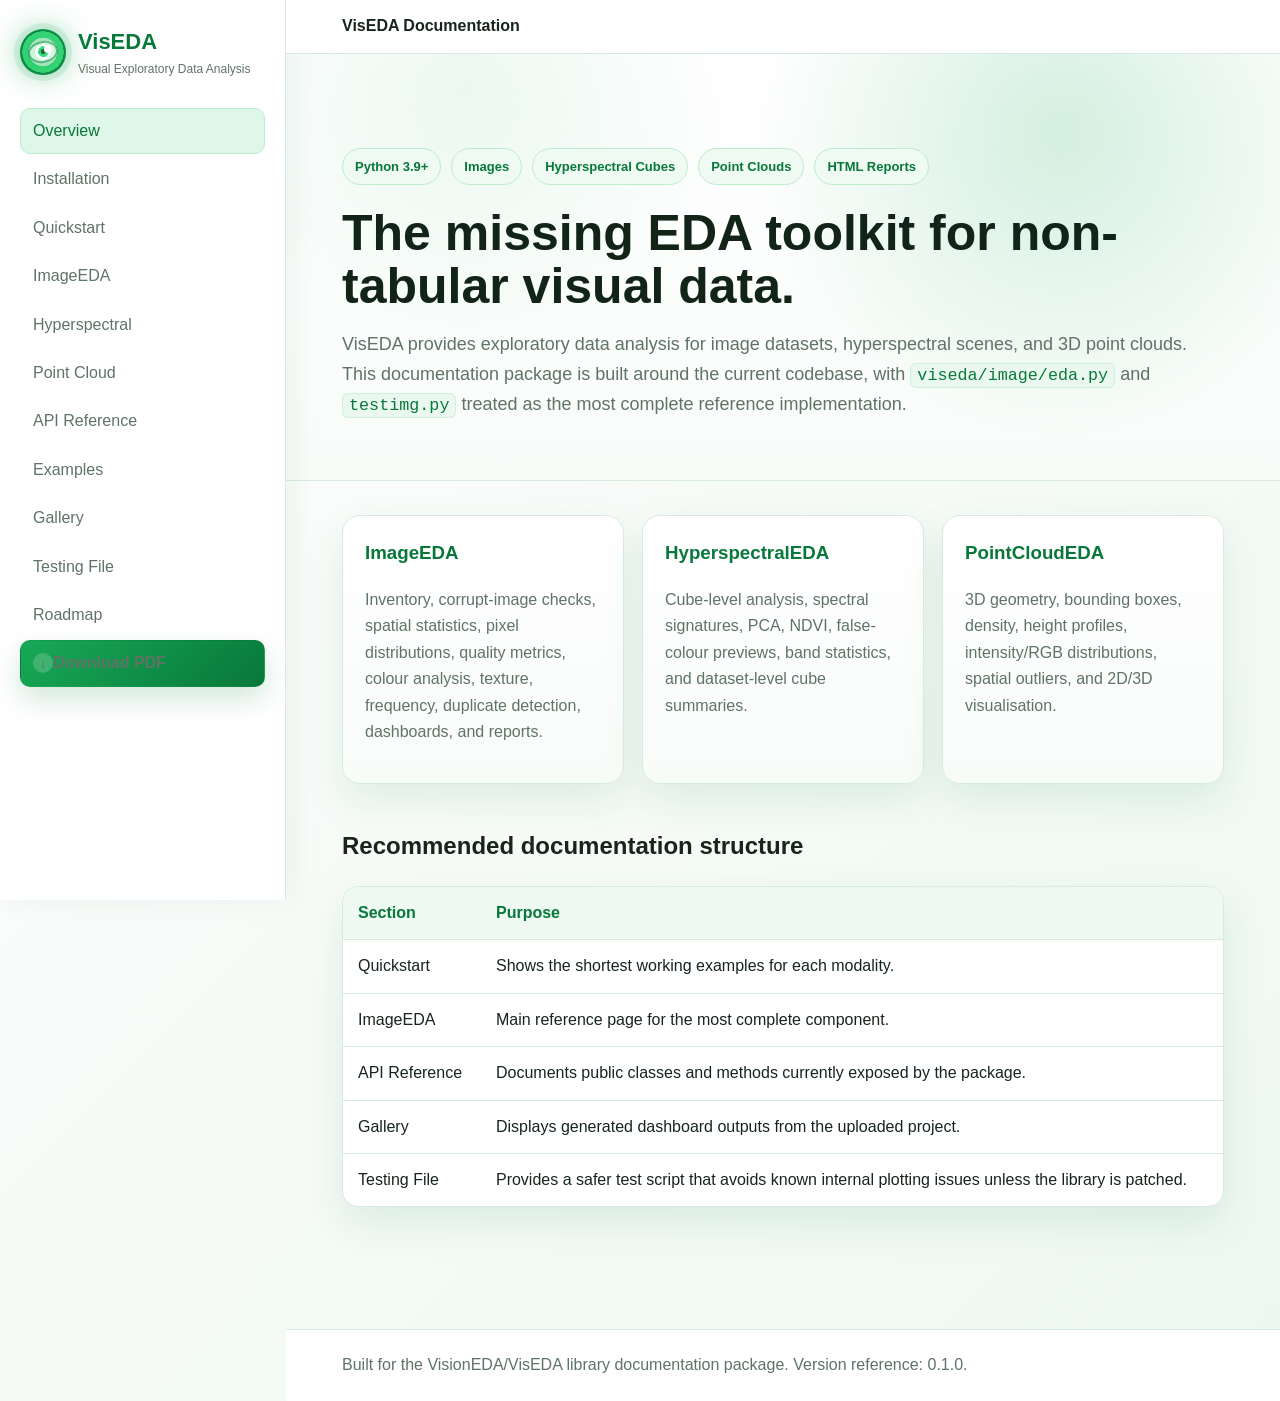
<file: index.html>
<!doctype html><html lang="en"><head><meta charset="utf-8"><meta name="viewport" content="width=device-width, initial-scale=1"><title>Overview · VisEDA Docs</title><link rel="stylesheet" href="styles.css"></head><body><div class="layout"><aside class="sidebar"><div class="brand"><div class="logo"></div><div><h1>VisEDA</h1><p>Visual Exploratory Data Analysis</p></div></div><nav class="nav"><a class="active" href="index.html">Overview</a><a class="" href="installation.html">Installation</a><a class="" href="quickstart.html">Quickstart</a><a class="" href="image-eda.html">ImageEDA</a><a class="" href="hyperspectral.html">Hyperspectral</a><a class="" href="pointcloud.html">Point Cloud</a><a class="" href="api.html">API Reference</a><a class="" href="examples.html">Examples</a><a class="" href="gallery.html">Gallery</a><a class="" href="testing.html">Testing File</a><a class="" href="roadmap.html">Roadmap</a><a class="download-doc-btn" href="assets/VisEDA_Documentation.pdf" download="VisEDA_Documentation.pdf" aria-label="Download complete VisEDA PDF documentation">Download PDF</a></nav></aside><main class="main"><div class="topbar"><strong>VisEDA Documentation</strong></div><section class="hero"><div class="badges"><span class="badge">Python 3.9+</span><span class="badge">Images</span><span class="badge">Hyperspectral Cubes</span><span class="badge">Point Clouds</span><span class="badge">HTML Reports</span></div><h2>The missing EDA toolkit for non-tabular visual data.</h2><p>VisEDA provides exploratory data analysis for image datasets, hyperspectral scenes, and 3D point clouds. This documentation package is built around the current codebase, with <code>viseda/image/eda.py</code> and <code>testimg.py</code> treated as the most complete reference implementation.</p></section><section class="content"><div class="grid cards"><div class="card"><h3>ImageEDA</h3><p class="muted">Inventory, corrupt-image checks, spatial statistics, pixel distributions, quality metrics, colour analysis, texture, frequency, duplicate detection, dashboards, and reports.</p></div><div class="card"><h3>HyperspectralEDA</h3><p class="muted">Cube-level analysis, spectral signatures, PCA, NDVI, false-colour previews, band statistics, and dataset-level cube summaries.</p></div><div class="card"><h3>PointCloudEDA</h3><p class="muted">3D geometry, bounding boxes, density, height profiles, intensity/RGB distributions, spatial outliers, and 2D/3D visualisation.</p></div></div><section class="section"><h2>Recommended documentation structure</h2><table><tr><th>Section</th><th>Purpose</th></tr><tr><td>Quickstart</td><td>Shows the shortest working examples for each modality.</td></tr><tr><td>ImageEDA</td><td>Main reference page for the most complete component.</td></tr><tr><td>API Reference</td><td>Documents public classes and methods currently exposed by the package.</td></tr><tr><td>Gallery</td><td>Displays generated dashboard outputs from the uploaded project.</td></tr><tr><td>Testing File</td><td>Provides a safer test script that avoids known internal plotting issues unless the library is patched.</td></tr></table></section></section><footer class="footer">Built for the VisionEDA/VisEDA library documentation package. Version reference: 0.1.0.</footer></main></div><script src="script.js"></script></body></html>
</file>
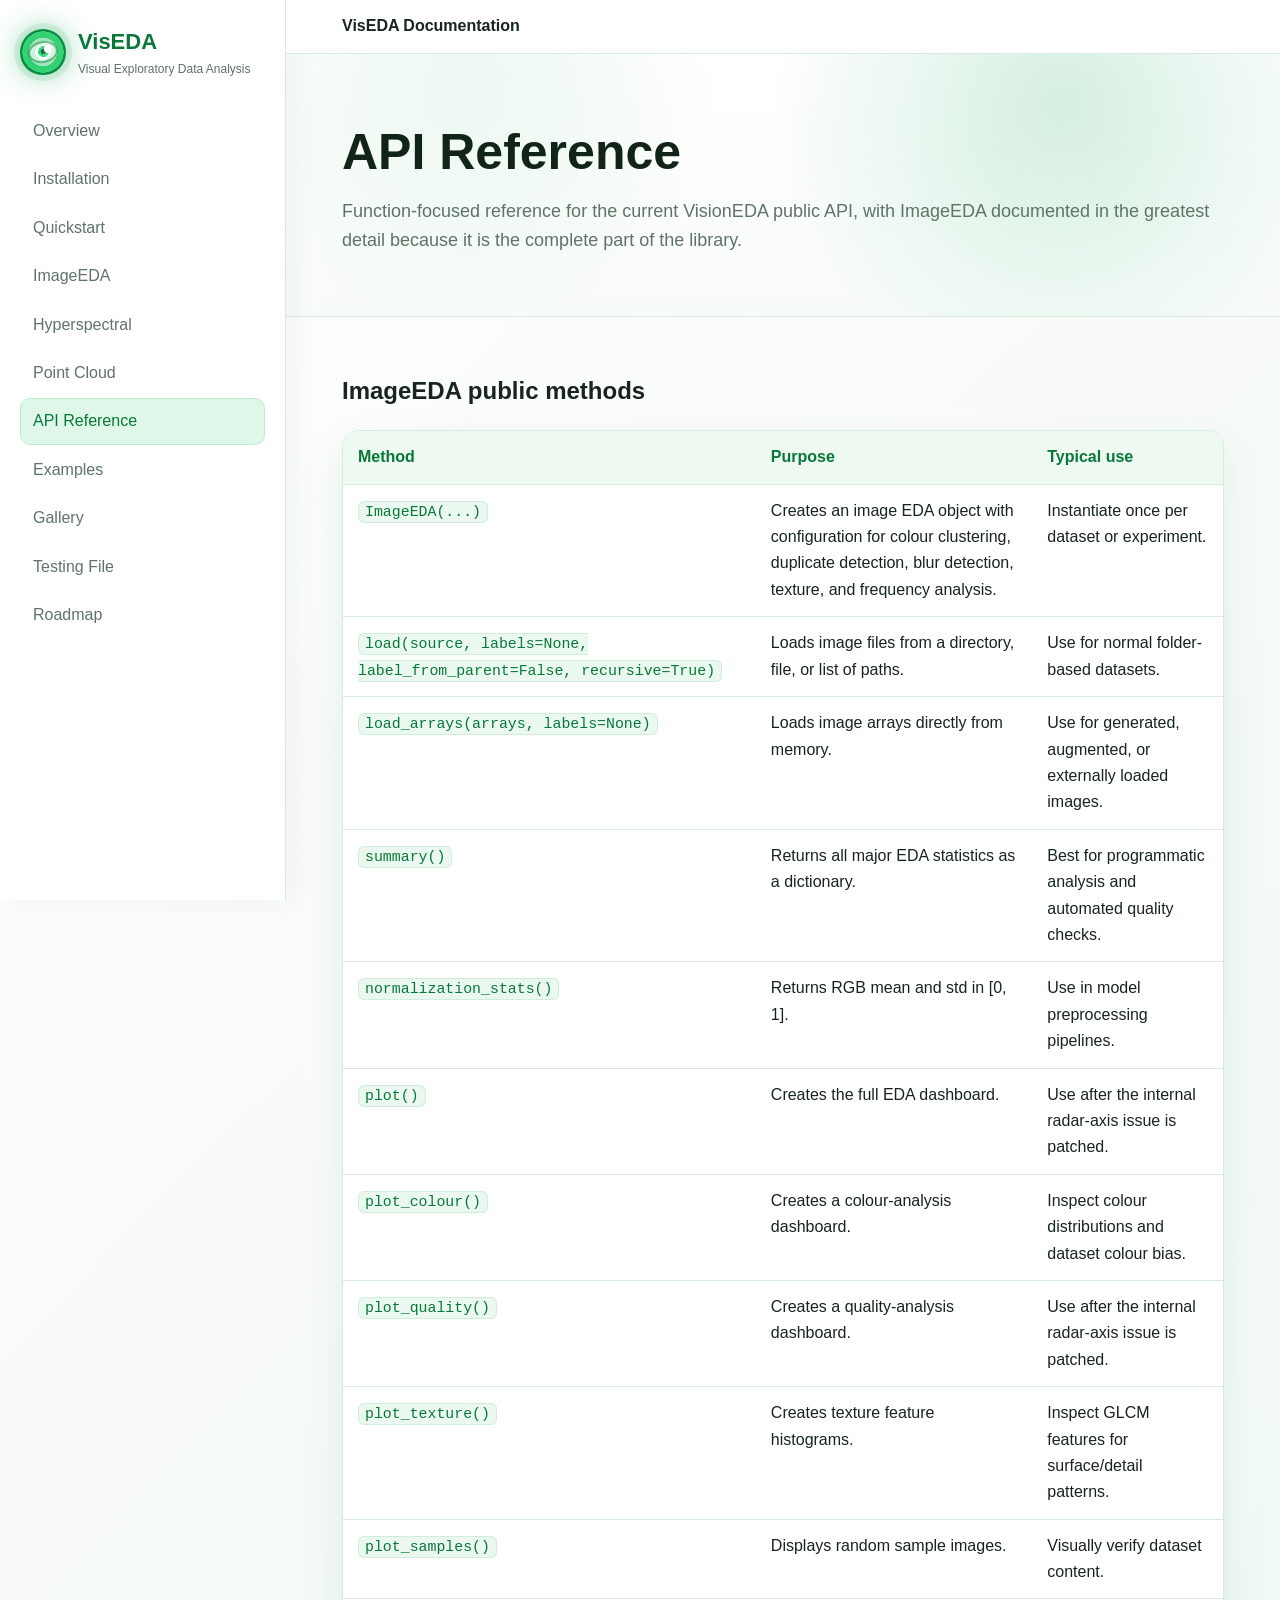
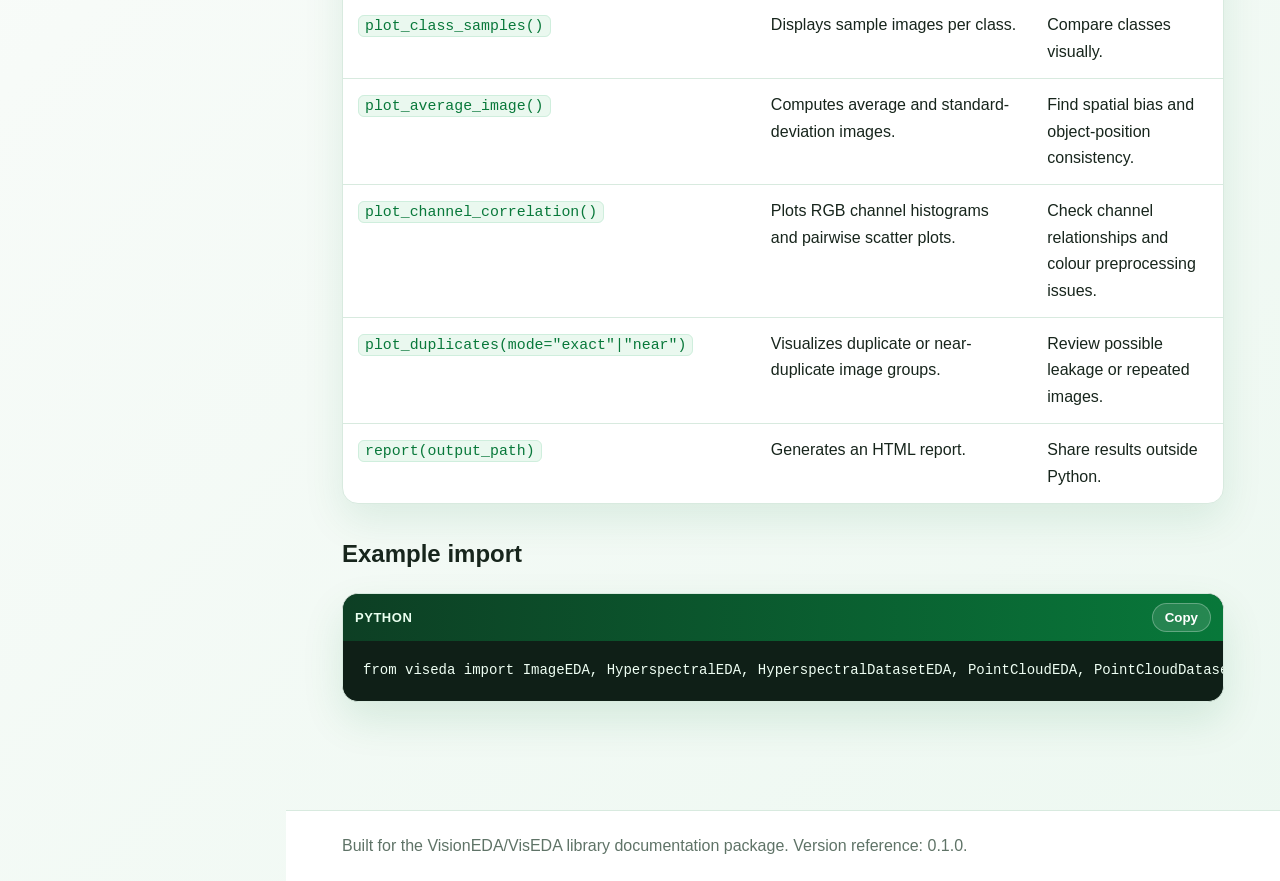
<file: api.html>
<!doctype html><html lang="en"><head><meta charset="utf-8"><meta name="viewport" content="width=device-width, initial-scale=1"><title>API Reference · VisEDA Docs</title><link rel="stylesheet" href="styles.css"></head><body><div class="layout"><aside class="sidebar"><div class="brand"><div class="logo"></div><div><h1>VisEDA</h1><p>Visual Exploratory Data Analysis</p></div></div><nav class="nav"><a href="index.html">Overview</a><a href="installation.html">Installation</a><a href="quickstart.html">Quickstart</a><a href="image-eda.html">ImageEDA</a><a href="hyperspectral.html">Hyperspectral</a><a href="pointcloud.html">Point Cloud</a><a class="active" href="api.html">API Reference</a><a href="examples.html">Examples</a><a href="gallery.html">Gallery</a><a href="testing.html">Testing File</a><a href="roadmap.html">Roadmap</a></nav></aside><main class="main"><div class="topbar"><strong>VisEDA Documentation</strong></div>
<section class="hero"><h2>API Reference</h2><p>Function-focused reference for the current VisionEDA public API, with ImageEDA documented in the greatest detail because it is the complete part of the library.</p></section>
<section class="content"><h2>ImageEDA public methods</h2>
<table><tr><th>Method</th><th>Purpose</th><th>Typical use</th></tr>
<tr><td><code>ImageEDA(...)</code></td><td>Creates an image EDA object with configuration for colour clustering, duplicate detection, blur detection, texture, and frequency analysis.</td><td>Instantiate once per dataset or experiment.</td></tr>
<tr><td><code>load(source, labels=None, label_from_parent=False, recursive=True)</code></td><td>Loads image files from a directory, file, or list of paths.</td><td>Use for normal folder-based datasets.</td></tr>
<tr><td><code>load_arrays(arrays, labels=None)</code></td><td>Loads image arrays directly from memory.</td><td>Use for generated, augmented, or externally loaded images.</td></tr>
<tr><td><code>summary()</code></td><td>Returns all major EDA statistics as a dictionary.</td><td>Best for programmatic analysis and automated quality checks.</td></tr>
<tr><td><code>normalization_stats()</code></td><td>Returns RGB mean and std in [0, 1].</td><td>Use in model preprocessing pipelines.</td></tr>
<tr><td><code>plot()</code></td><td>Creates the full EDA dashboard.</td><td>Use after the internal radar-axis issue is patched.</td></tr>
<tr><td><code>plot_colour()</code></td><td>Creates a colour-analysis dashboard.</td><td>Inspect colour distributions and dataset colour bias.</td></tr>
<tr><td><code>plot_quality()</code></td><td>Creates a quality-analysis dashboard.</td><td>Use after the internal radar-axis issue is patched.</td></tr>
<tr><td><code>plot_texture()</code></td><td>Creates texture feature histograms.</td><td>Inspect GLCM features for surface/detail patterns.</td></tr>
<tr><td><code>plot_samples()</code></td><td>Displays random sample images.</td><td>Visually verify dataset content.</td></tr>
<tr><td><code>plot_class_samples()</code></td><td>Displays sample images per class.</td><td>Compare classes visually.</td></tr>
<tr><td><code>plot_average_image()</code></td><td>Computes average and standard-deviation images.</td><td>Find spatial bias and object-position consistency.</td></tr>
<tr><td><code>plot_channel_correlation()</code></td><td>Plots RGB channel histograms and pairwise scatter plots.</td><td>Check channel relationships and colour preprocessing issues.</td></tr>
<tr><td><code>plot_duplicates(mode="exact"|"near")</code></td><td>Visualizes duplicate or near-duplicate image groups.</td><td>Review possible leakage or repeated images.</td></tr>
<tr><td><code>report(output_path)</code></td><td>Generates an HTML report.</td><td>Share results outside Python.</td></tr></table>
<h2>Example import</h2><pre><code class="language-python">from viseda import ImageEDA, HyperspectralEDA, HyperspectralDatasetEDA, PointCloudEDA, PointCloudDatasetEDA</code></pre>
</section>
<footer class="footer">Built for the VisionEDA/VisEDA library documentation package. Version reference: 0.1.0.</footer></main></div><script src="script.js"></script></body></html>
</file>
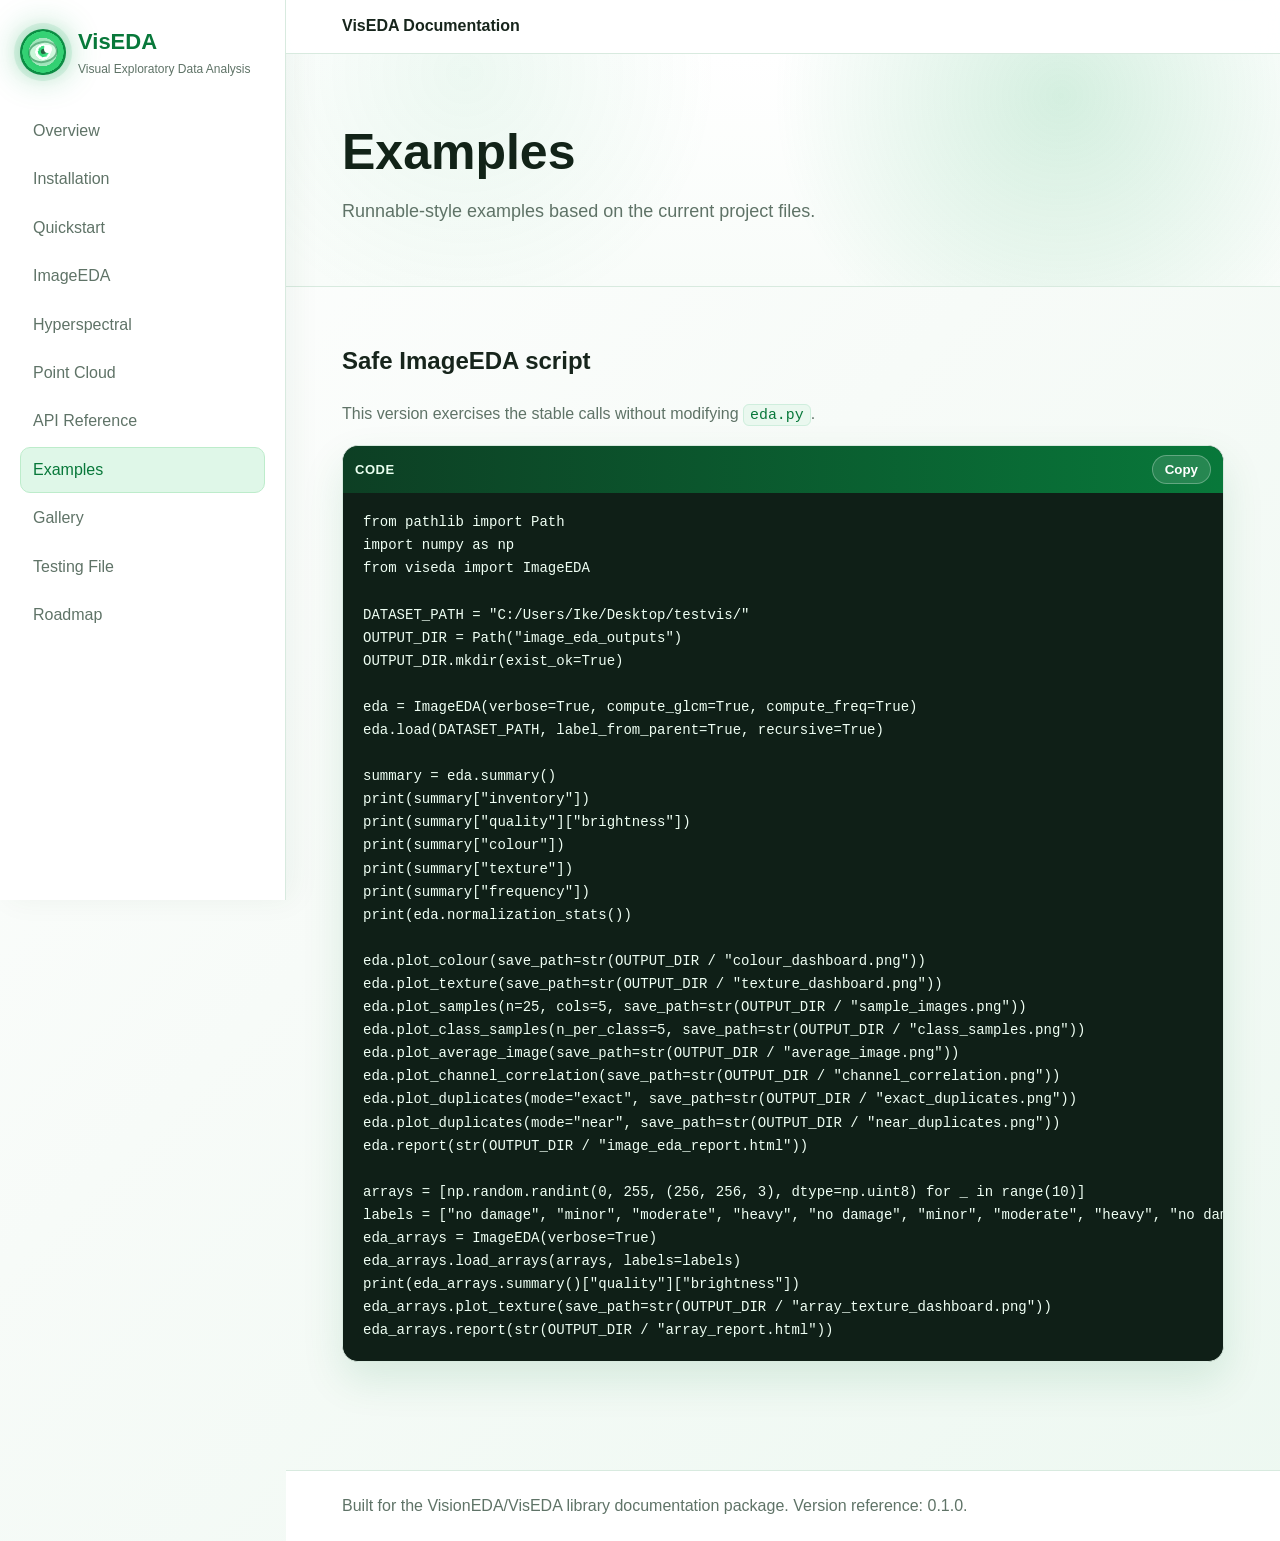
<file: examples.html>
<!doctype html><html lang="en"><head><meta charset="utf-8"><meta name="viewport" content="width=device-width, initial-scale=1"><title>Examples · VisEDA Docs</title><link rel="stylesheet" href="styles.css"></head><body><div class="layout"><aside class="sidebar"><div class="brand"><div class="logo"></div><div><h1>VisEDA</h1><p>Visual Exploratory Data Analysis</p></div></div><nav class="nav"><a class="" href="index.html">Overview</a><a class="" href="installation.html">Installation</a><a class="" href="quickstart.html">Quickstart</a><a class="" href="image-eda.html">ImageEDA</a><a class="" href="hyperspectral.html">Hyperspectral</a><a class="" href="pointcloud.html">Point Cloud</a><a class="" href="api.html">API Reference</a><a class="active" href="examples.html">Examples</a><a class="" href="gallery.html">Gallery</a><a class="" href="testing.html">Testing File</a><a class="" href="roadmap.html">Roadmap</a></nav></aside><main class="main"><div class="topbar"><strong>VisEDA Documentation</strong></div><section class="hero"><h2>Examples</h2><p>Runnable-style examples based on the current project files.</p></section><section class="content"><h2>Safe ImageEDA script</h2><p class="muted">This version exercises the stable calls without modifying <code>eda.py</code>.</p><pre><code>from pathlib import Path
import numpy as np
from viseda import ImageEDA

DATASET_PATH = "C:/Users/Ike/Desktop/testvis/"
OUTPUT_DIR = Path("image_eda_outputs")
OUTPUT_DIR.mkdir(exist_ok=True)

eda = ImageEDA(verbose=True, compute_glcm=True, compute_freq=True)
eda.load(DATASET_PATH, label_from_parent=True, recursive=True)

summary = eda.summary()
print(summary["inventory"])
print(summary["quality"]["brightness"])
print(summary["colour"])
print(summary["texture"])
print(summary["frequency"])
print(eda.normalization_stats())

eda.plot_colour(save_path=str(OUTPUT_DIR / "colour_dashboard.png"))
eda.plot_texture(save_path=str(OUTPUT_DIR / "texture_dashboard.png"))
eda.plot_samples(n=25, cols=5, save_path=str(OUTPUT_DIR / "sample_images.png"))
eda.plot_class_samples(n_per_class=5, save_path=str(OUTPUT_DIR / "class_samples.png"))
eda.plot_average_image(save_path=str(OUTPUT_DIR / "average_image.png"))
eda.plot_channel_correlation(save_path=str(OUTPUT_DIR / "channel_correlation.png"))
eda.plot_duplicates(mode="exact", save_path=str(OUTPUT_DIR / "exact_duplicates.png"))
eda.plot_duplicates(mode="near", save_path=str(OUTPUT_DIR / "near_duplicates.png"))
eda.report(str(OUTPUT_DIR / "image_eda_report.html"))

arrays = [np.random.randint(0, 255, (256, 256, 3), dtype=np.uint8) for _ in range(10)]
labels = ["no damage", "minor", "moderate", "heavy", "no damage", "minor", "moderate", "heavy", "no damage", "minor"]
eda_arrays = ImageEDA(verbose=True)
eda_arrays.load_arrays(arrays, labels=labels)
print(eda_arrays.summary()["quality"]["brightness"])
eda_arrays.plot_texture(save_path=str(OUTPUT_DIR / "array_texture_dashboard.png"))
eda_arrays.report(str(OUTPUT_DIR / "array_report.html"))</code></pre></section><footer class="footer">Built for the VisionEDA/VisEDA library documentation package. Version reference: 0.1.0.</footer></main></div><script src="script.js"></script></body></html>
</file>
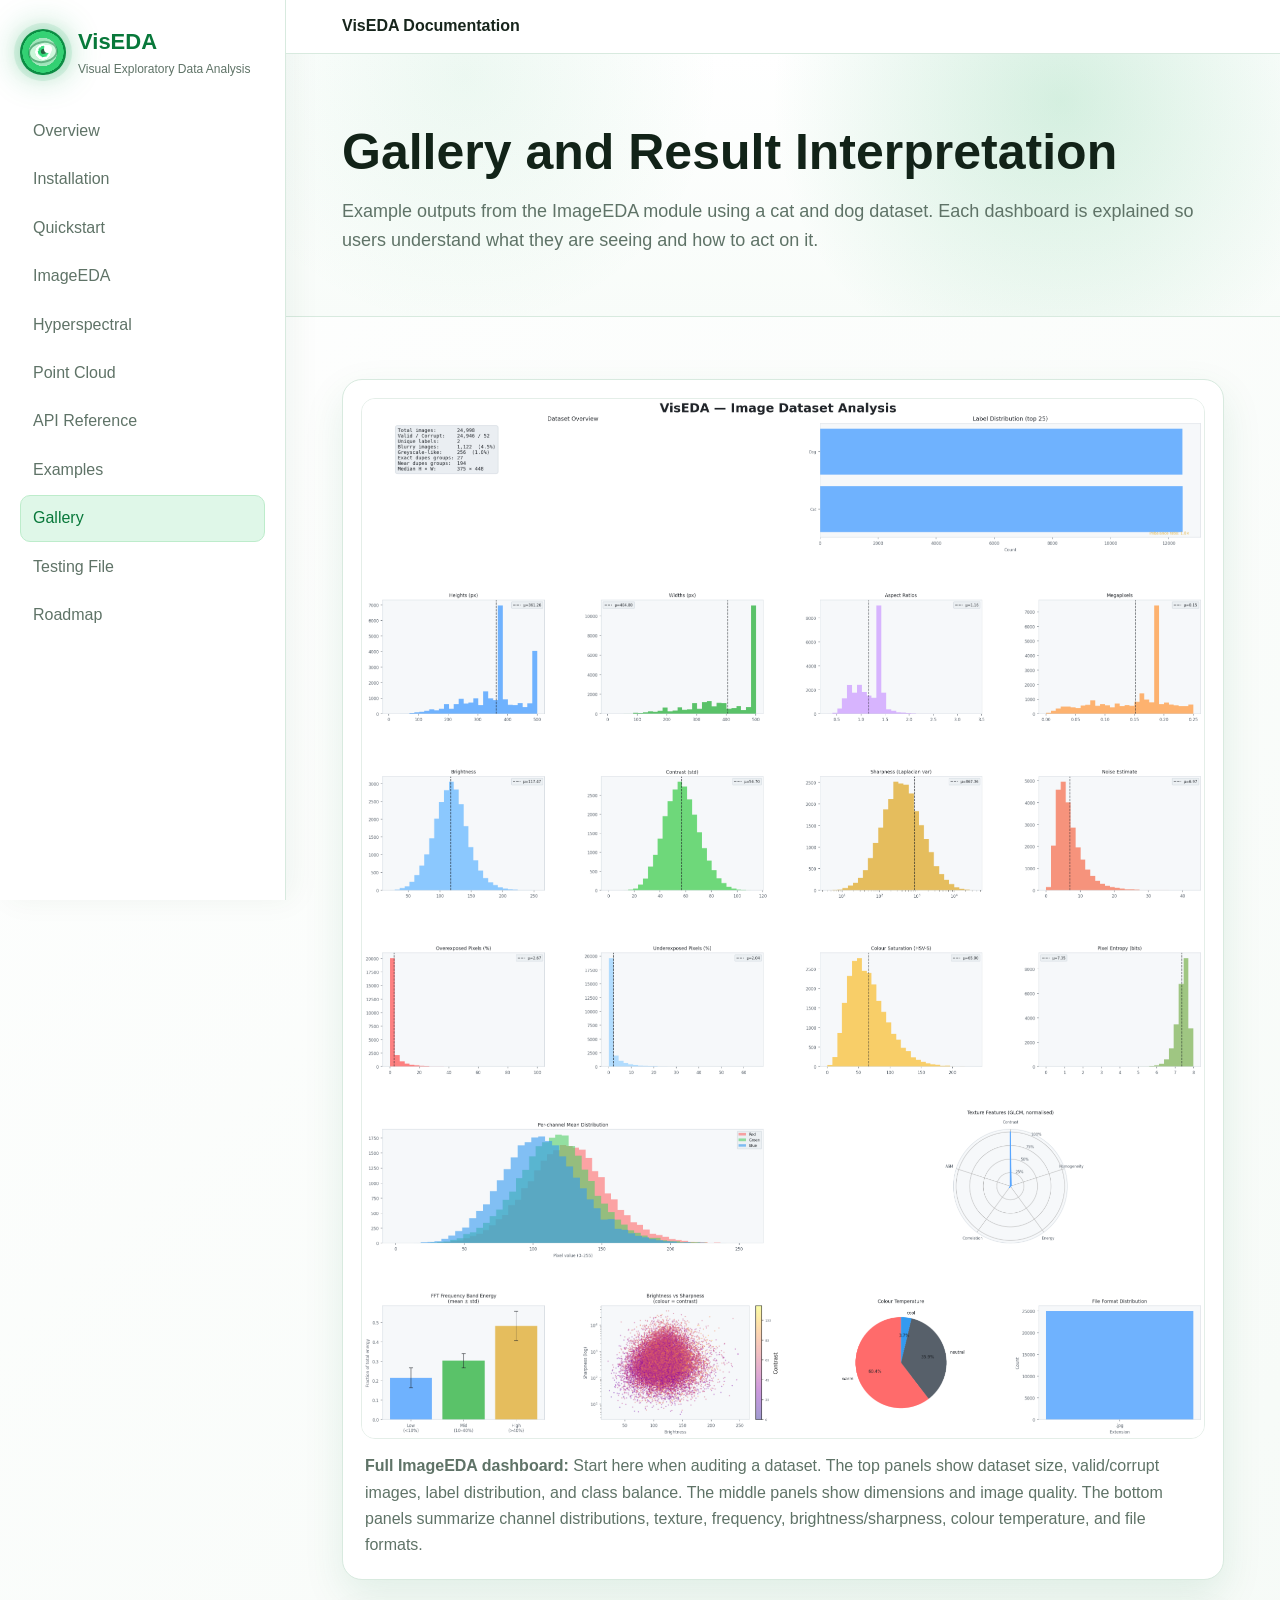
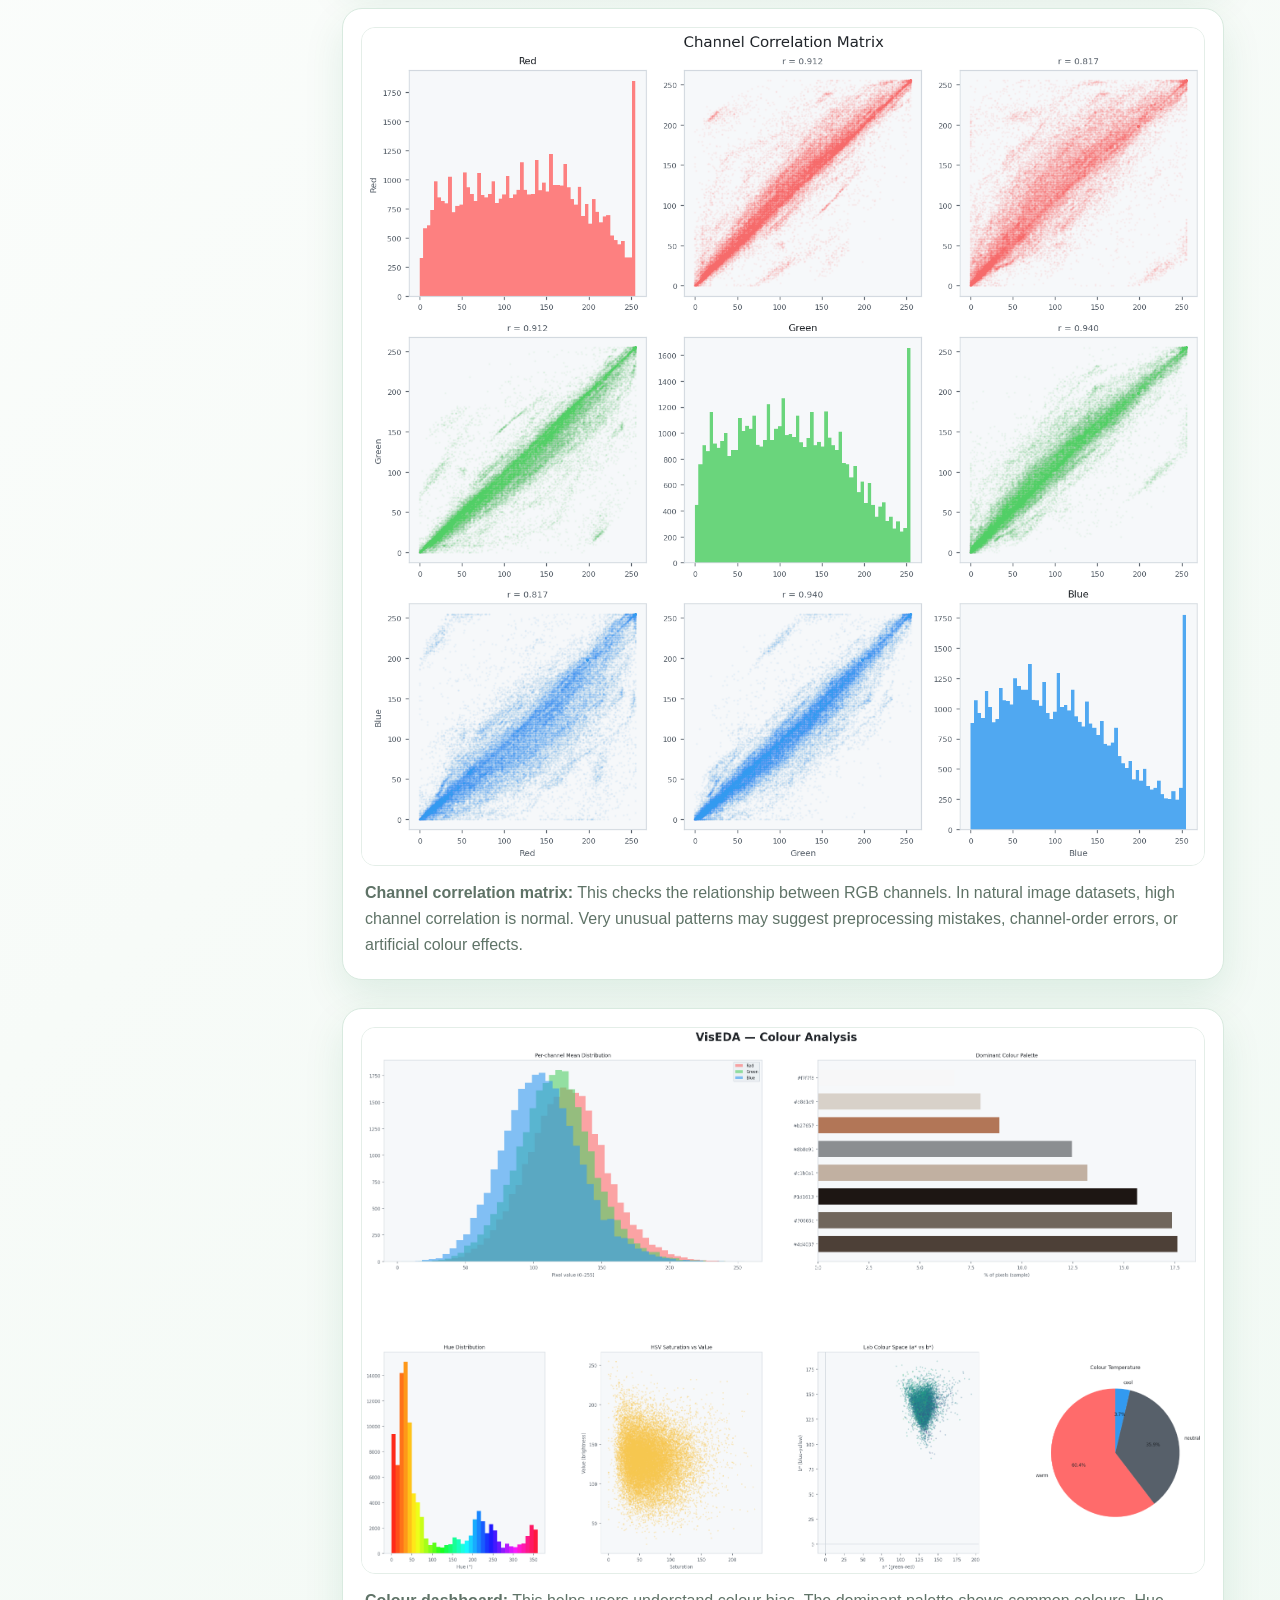
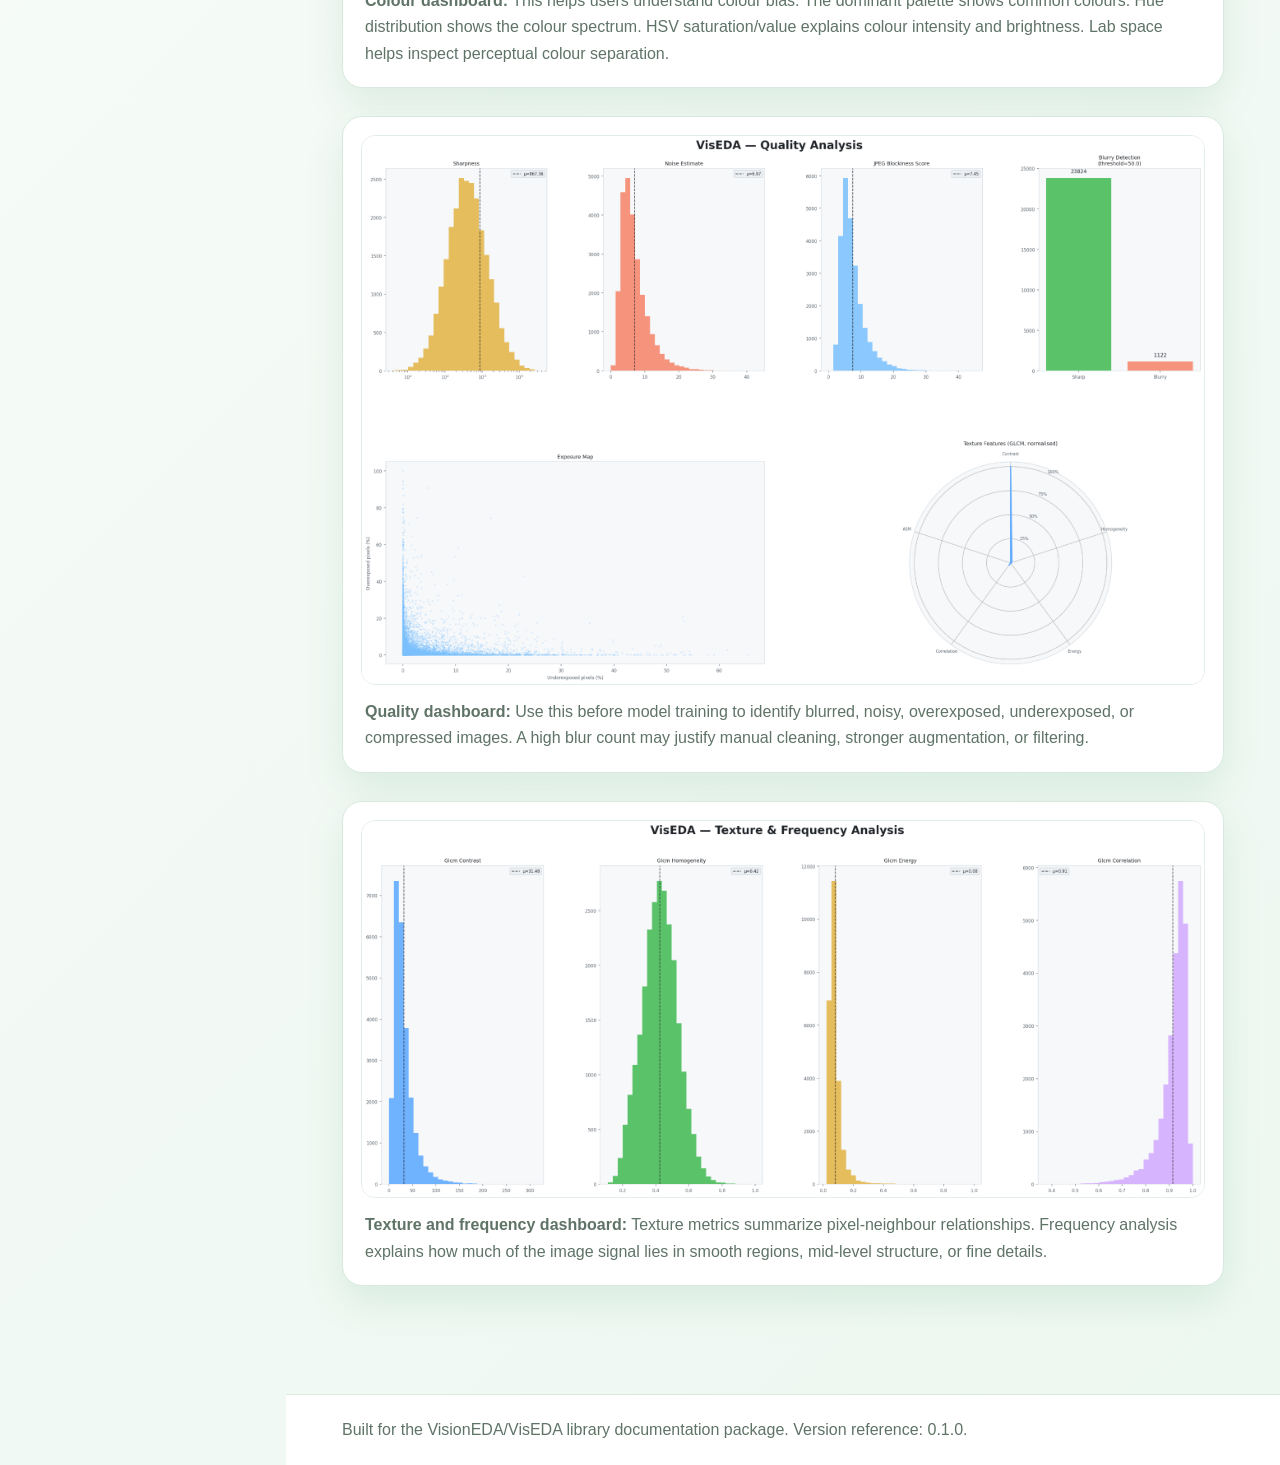
<file: gallery.html>
<!doctype html><html lang="en"><head><meta charset="utf-8"><meta name="viewport" content="width=device-width, initial-scale=1"><title>Gallery · VisEDA Docs</title><link rel="stylesheet" href="styles.css"></head><body><div class="layout"><aside class="sidebar"><div class="brand"><div class="logo"></div><div><h1>VisEDA</h1><p>Visual Exploratory Data Analysis</p></div></div><nav class="nav"><a href="index.html">Overview</a><a href="installation.html">Installation</a><a href="quickstart.html">Quickstart</a><a href="image-eda.html">ImageEDA</a><a href="hyperspectral.html">Hyperspectral</a><a href="pointcloud.html">Point Cloud</a><a href="api.html">API Reference</a><a href="examples.html">Examples</a><a class="active" href="gallery.html">Gallery</a><a href="testing.html">Testing File</a><a href="roadmap.html">Roadmap</a></nav></aside><main class="main"><div class="topbar"><strong>VisEDA Documentation</strong></div>
<section class="hero"><h2>Gallery and Result Interpretation</h2><p>Example outputs from the ImageEDA module using a cat and dog dataset. Each dashboard is explained so users understand what they are seeing and how to act on it.</p></section>
<section class="content">
<div class="figure"><img src="assets/plot.png" alt="ImageEDA full dashboard"><p><strong>Full ImageEDA dashboard:</strong> Start here when auditing a dataset. The top panels show dataset size, valid/corrupt images, label distribution, and class balance. The middle panels show dimensions and image quality. The bottom panels summarize channel distributions, texture, frequency, brightness/sharpness, colour temperature, and file formats.</p></div>
<div class="figure"><img src="assets/plot_channel_correlation.png" alt="Channel correlation matrix"><p><strong>Channel correlation matrix:</strong> This checks the relationship between RGB channels. In natural image datasets, high channel correlation is normal. Very unusual patterns may suggest preprocessing mistakes, channel-order errors, or artificial colour effects.</p></div>
<div class="figure"><img src="assets/plot_colour.png" alt="Colour analysis"><p><strong>Colour dashboard:</strong> This helps users understand colour bias. The dominant palette shows common colours. Hue distribution shows the colour spectrum. HSV saturation/value explains colour intensity and brightness. Lab space helps inspect perceptual colour separation.</p></div>
<div class="figure"><img src="assets/plot_quality.png" alt="Quality analysis"><p><strong>Quality dashboard:</strong> Use this before model training to identify blurred, noisy, overexposed, underexposed, or compressed images. A high blur count may justify manual cleaning, stronger augmentation, or filtering.</p></div>
<div class="figure"><img src="assets/plot_texture.png" alt="Texture analysis"><p><strong>Texture and frequency dashboard:</strong> Texture metrics summarize pixel-neighbour relationships. Frequency analysis explains how much of the image signal lies in smooth regions, mid-level structure, or fine details.</p></div>
</section>
<footer class="footer">Built for the VisionEDA/VisEDA library documentation package. Version reference: 0.1.0.</footer></main></div><script src="script.js"></script></body></html>
</file>
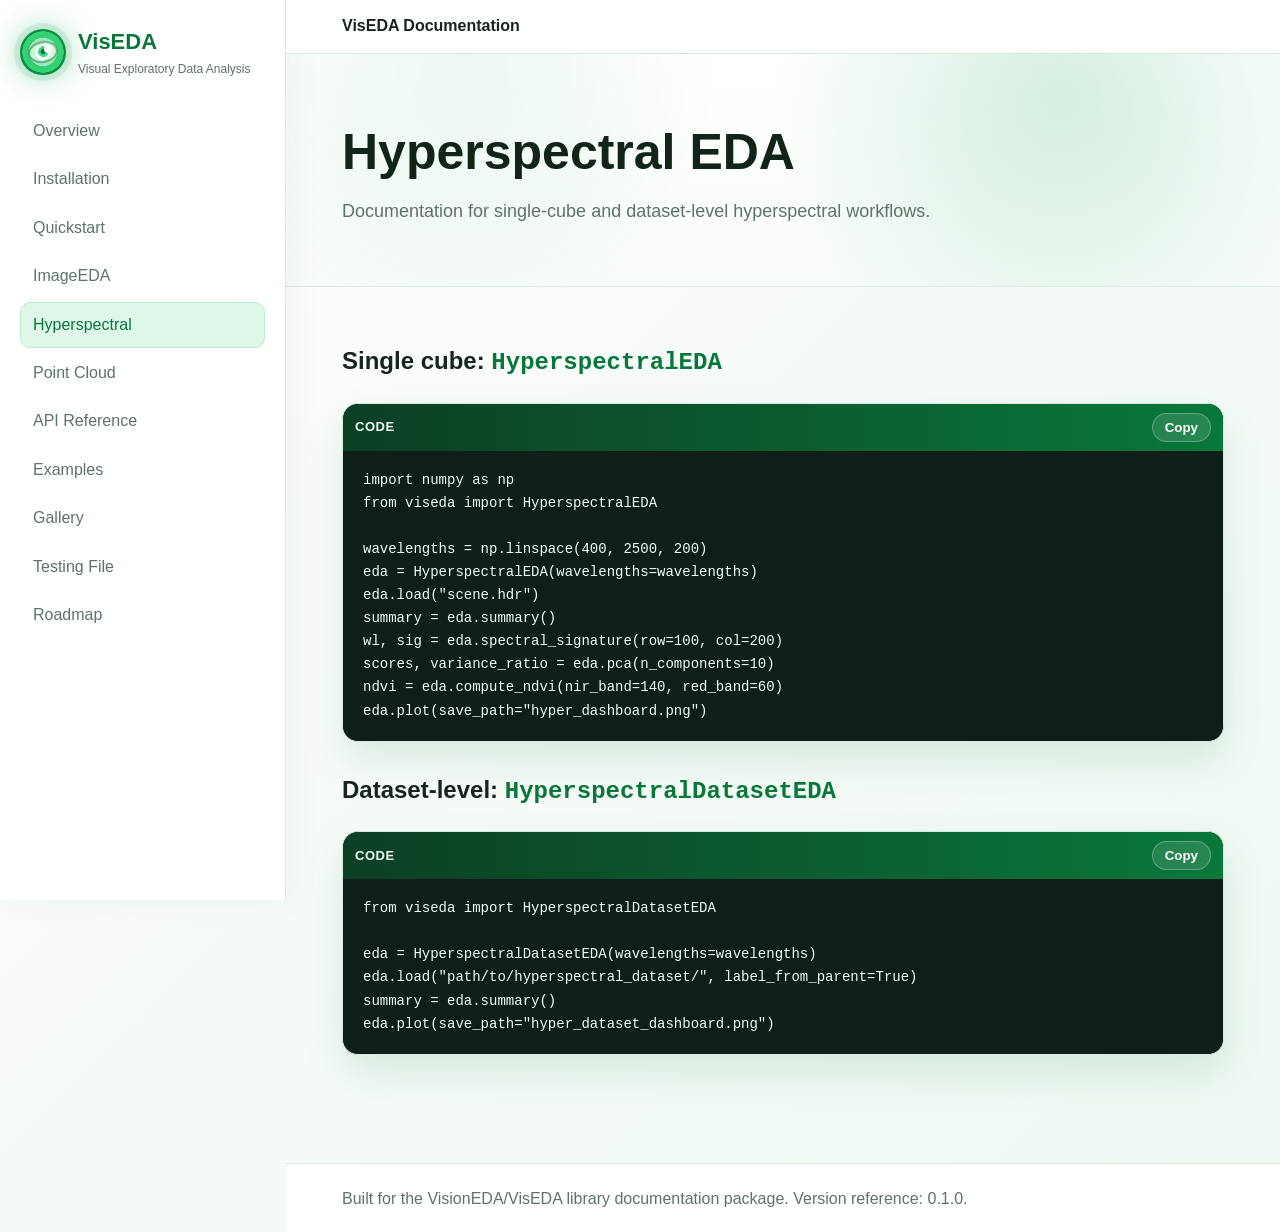
<file: hyperspectral.html>
<!doctype html><html lang="en"><head><meta charset="utf-8"><meta name="viewport" content="width=device-width, initial-scale=1"><title>Hyperspectral · VisEDA Docs</title><link rel="stylesheet" href="styles.css"></head><body><div class="layout"><aside class="sidebar"><div class="brand"><div class="logo"></div><div><h1>VisEDA</h1><p>Visual Exploratory Data Analysis</p></div></div><nav class="nav"><a class="" href="index.html">Overview</a><a class="" href="installation.html">Installation</a><a class="" href="quickstart.html">Quickstart</a><a class="" href="image-eda.html">ImageEDA</a><a class="active" href="hyperspectral.html">Hyperspectral</a><a class="" href="pointcloud.html">Point Cloud</a><a class="" href="api.html">API Reference</a><a class="" href="examples.html">Examples</a><a class="" href="gallery.html">Gallery</a><a class="" href="testing.html">Testing File</a><a class="" href="roadmap.html">Roadmap</a></nav></aside><main class="main"><div class="topbar"><strong>VisEDA Documentation</strong></div><section class="hero"><h2>Hyperspectral EDA</h2><p>Documentation for single-cube and dataset-level hyperspectral workflows.</p></section><section class="content"><h2>Single cube: <code>HyperspectralEDA</code></h2><pre><code>import numpy as np
from viseda import HyperspectralEDA

wavelengths = np.linspace(400, 2500, 200)
eda = HyperspectralEDA(wavelengths=wavelengths)
eda.load("scene.hdr")
summary = eda.summary()
wl, sig = eda.spectral_signature(row=100, col=200)
scores, variance_ratio = eda.pca(n_components=10)
ndvi = eda.compute_ndvi(nir_band=140, red_band=60)
eda.plot(save_path="hyper_dashboard.png")</code></pre><h2>Dataset-level: <code>HyperspectralDatasetEDA</code></h2><pre><code>from viseda import HyperspectralDatasetEDA

eda = HyperspectralDatasetEDA(wavelengths=wavelengths)
eda.load("path/to/hyperspectral_dataset/", label_from_parent=True)
summary = eda.summary()
eda.plot(save_path="hyper_dataset_dashboard.png")</code></pre></section><footer class="footer">Built for the VisionEDA/VisEDA library documentation package. Version reference: 0.1.0.</footer></main></div><script src="script.js"></script></body></html>
</file>
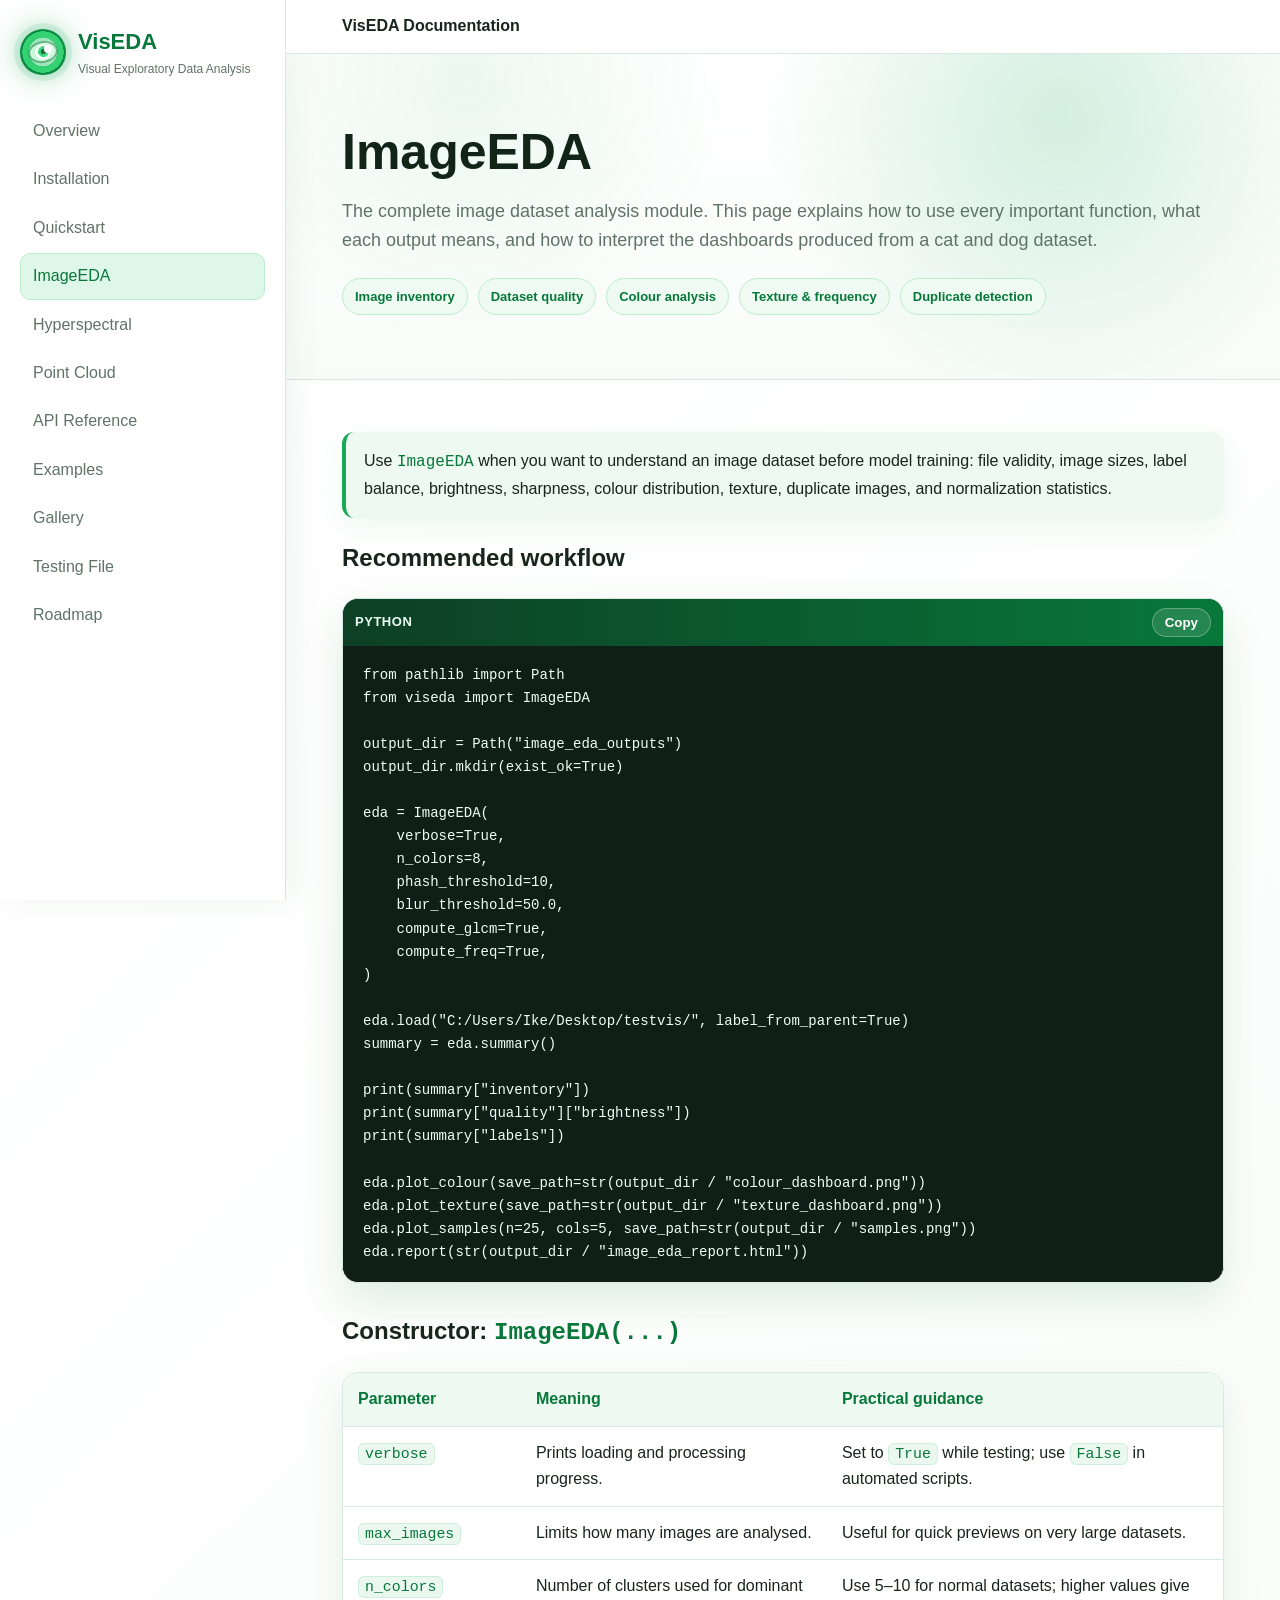
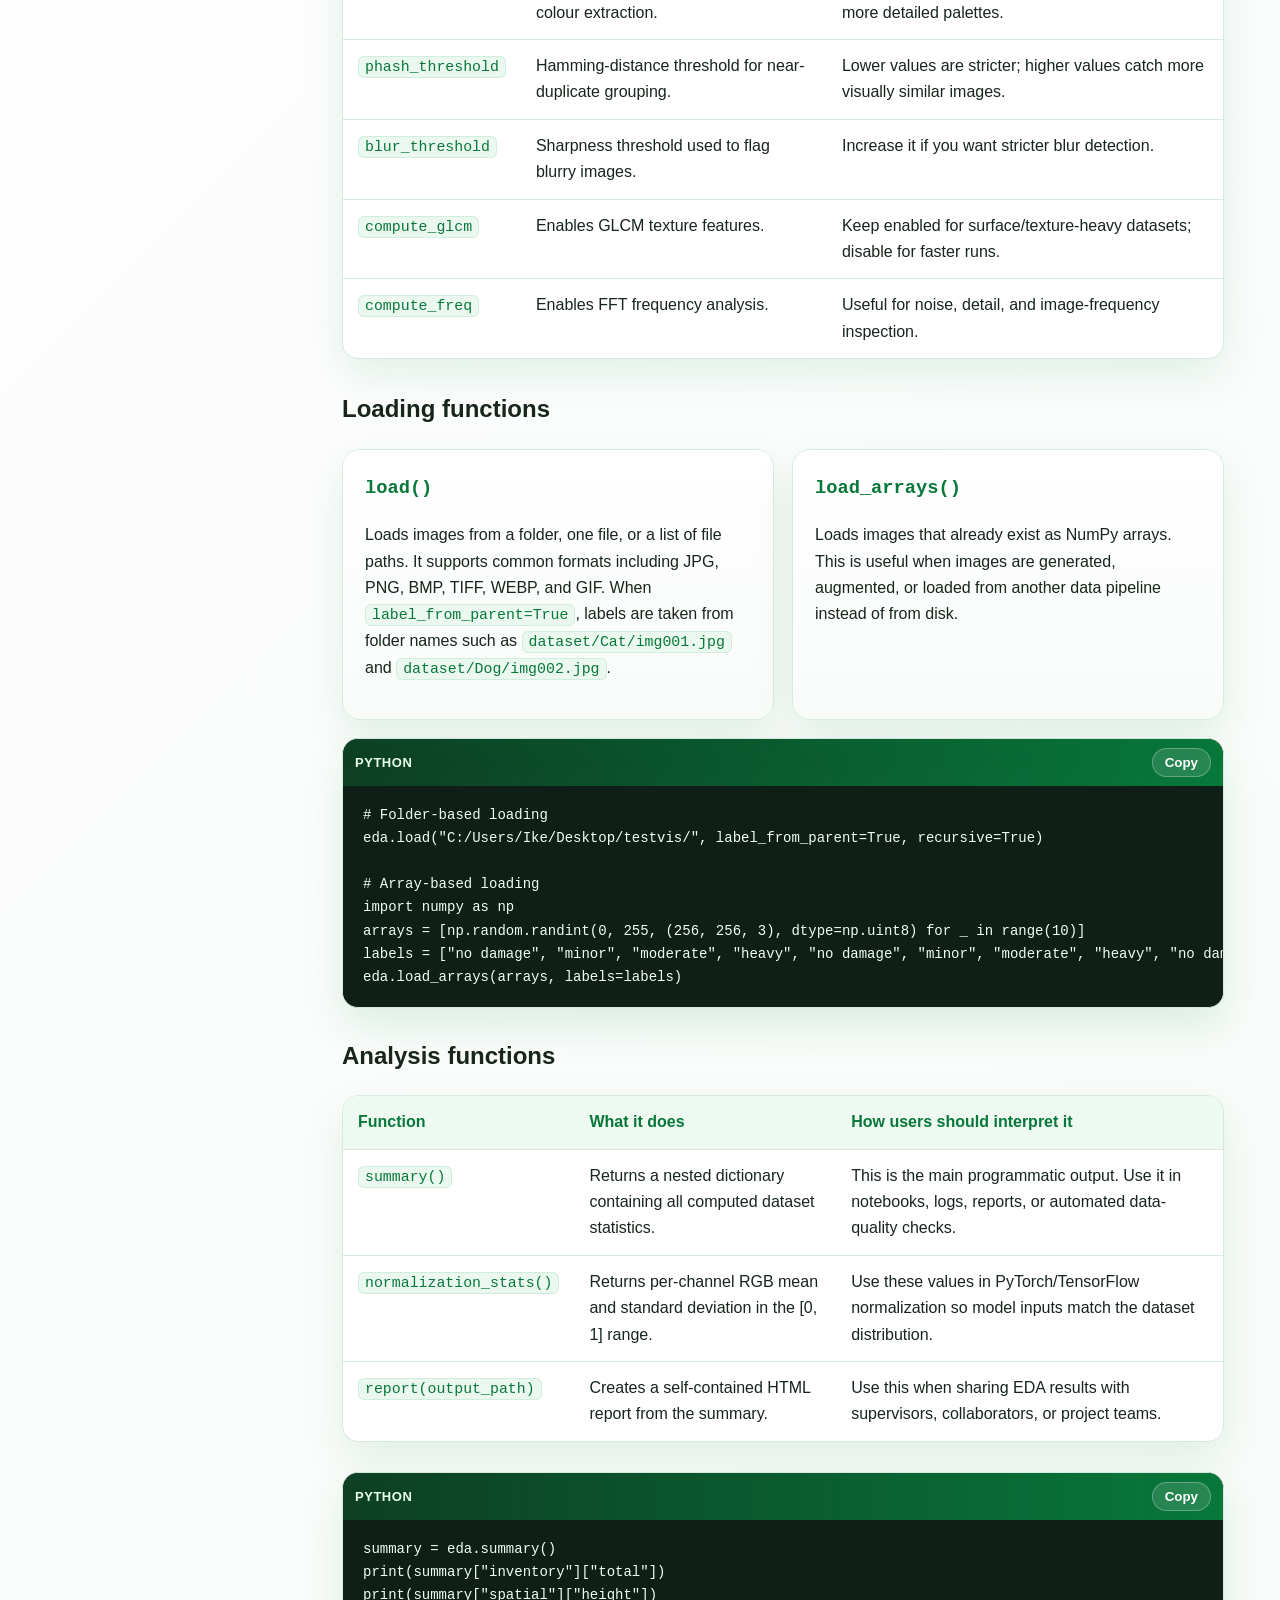
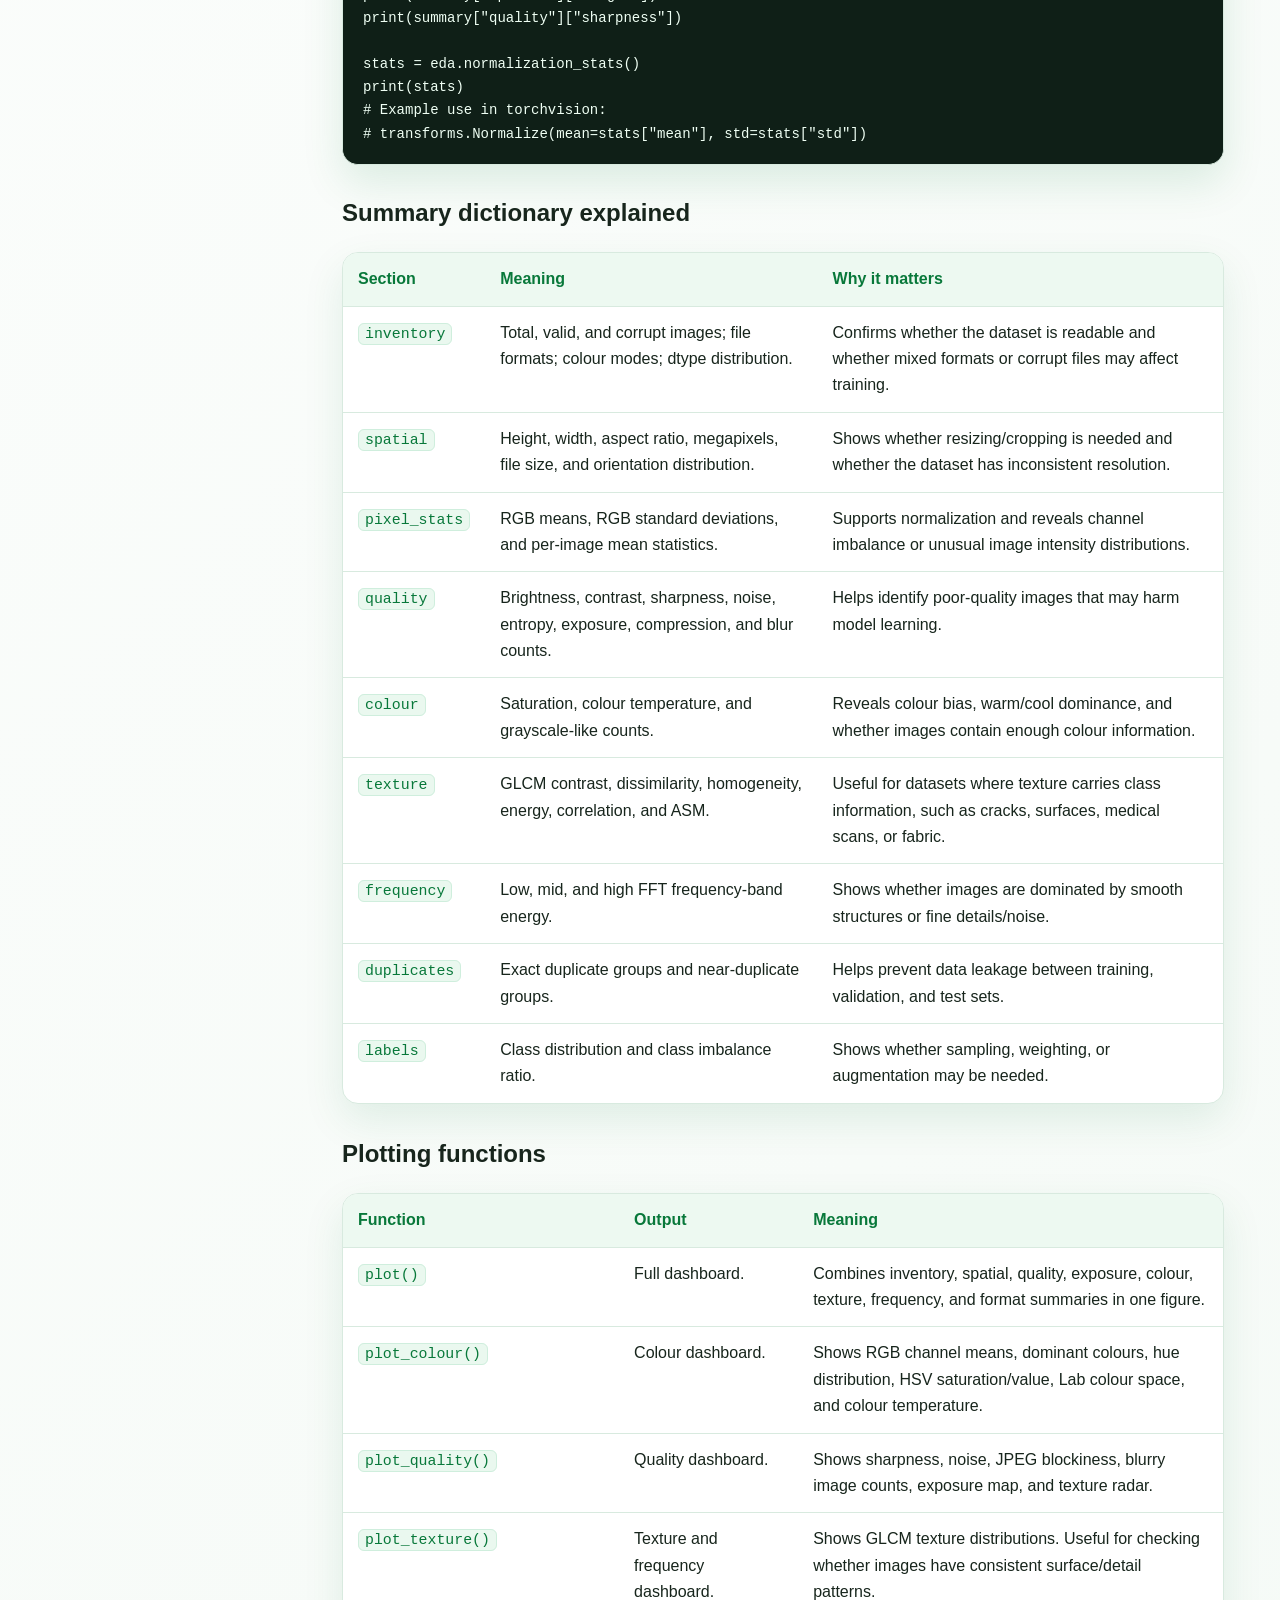
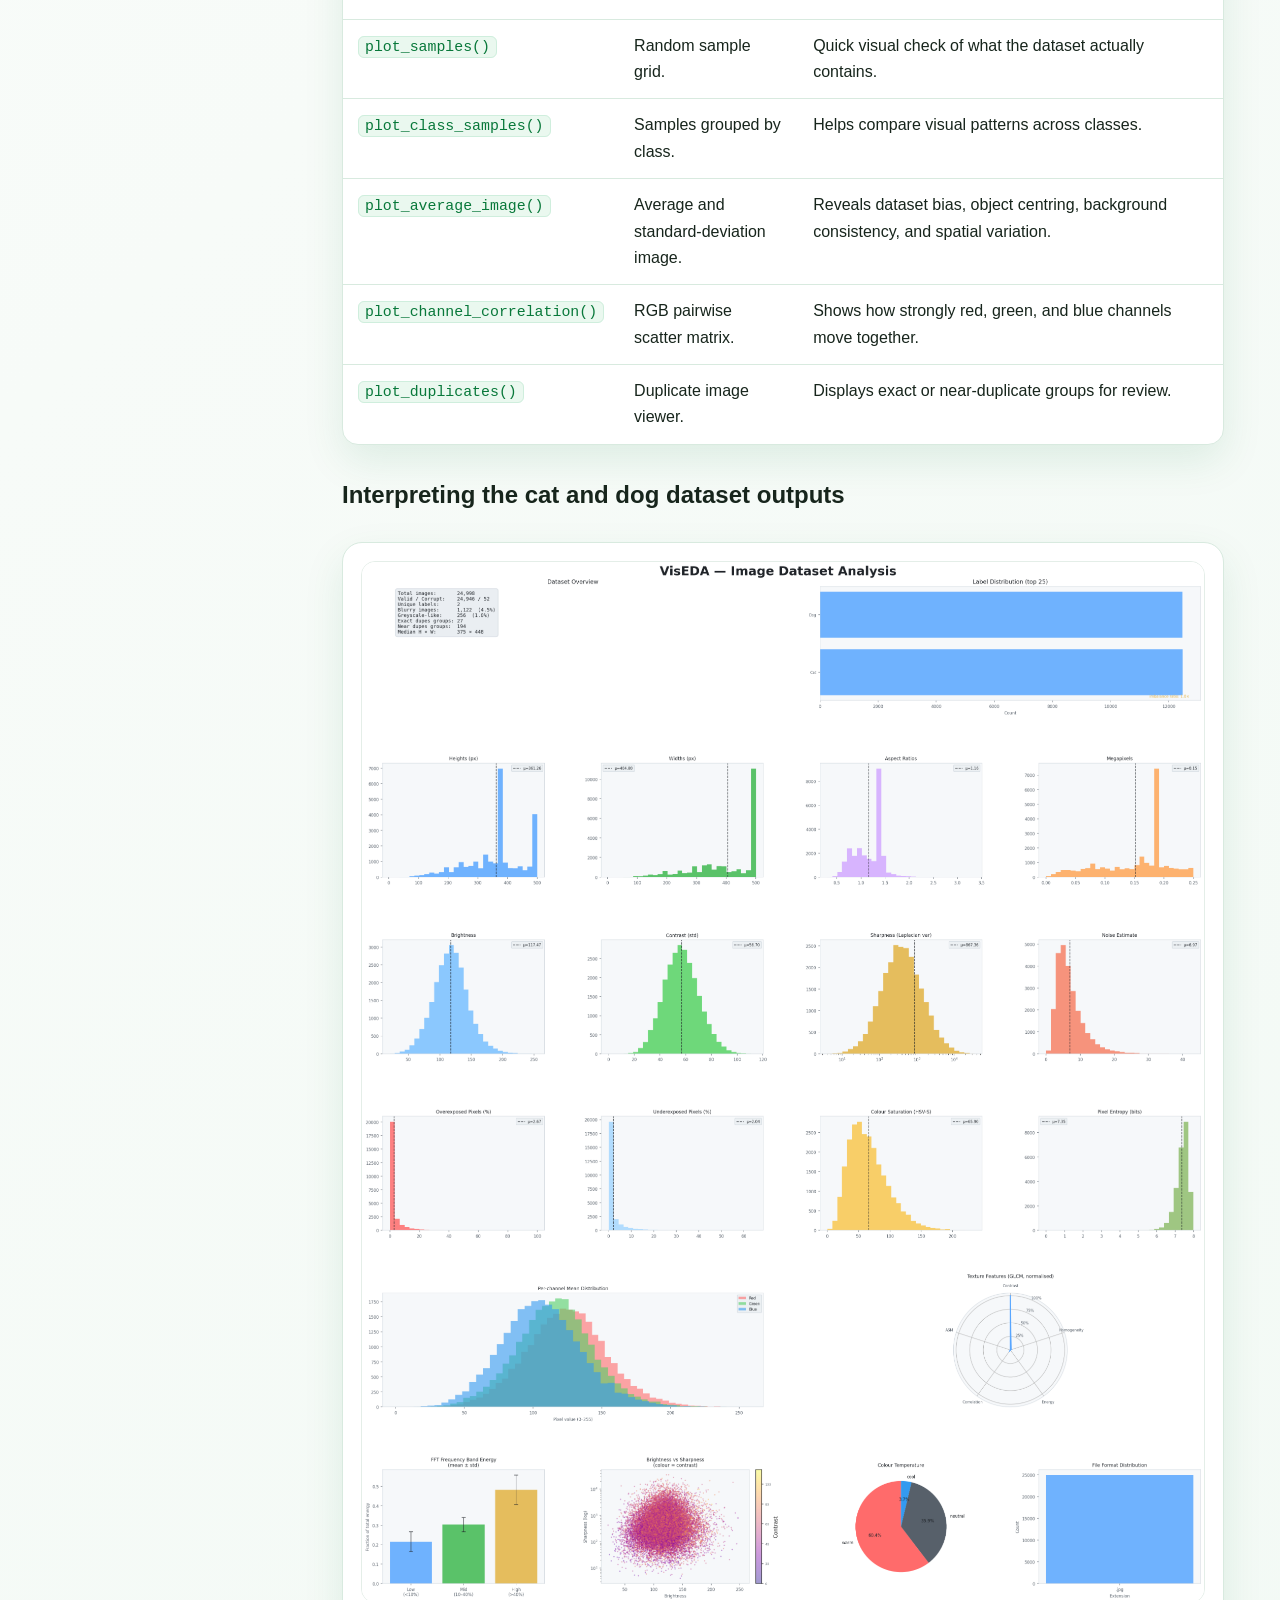
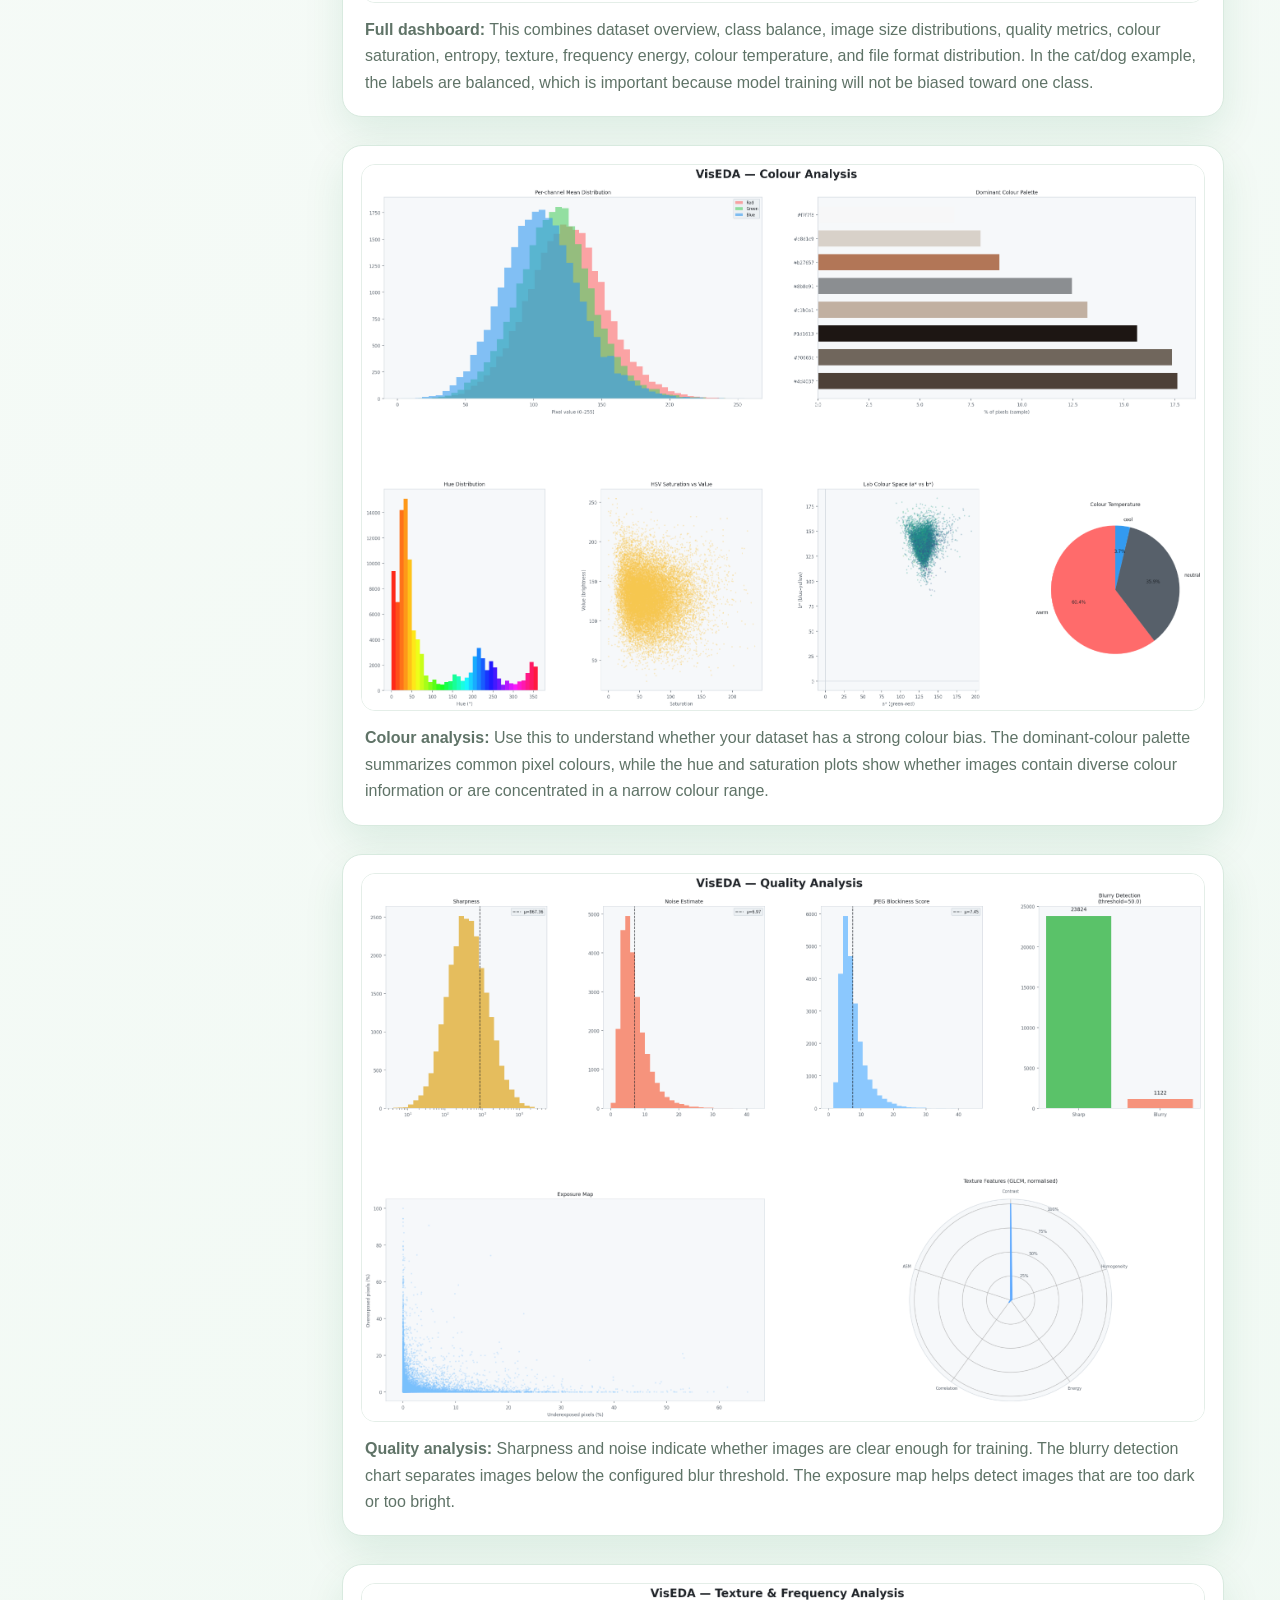
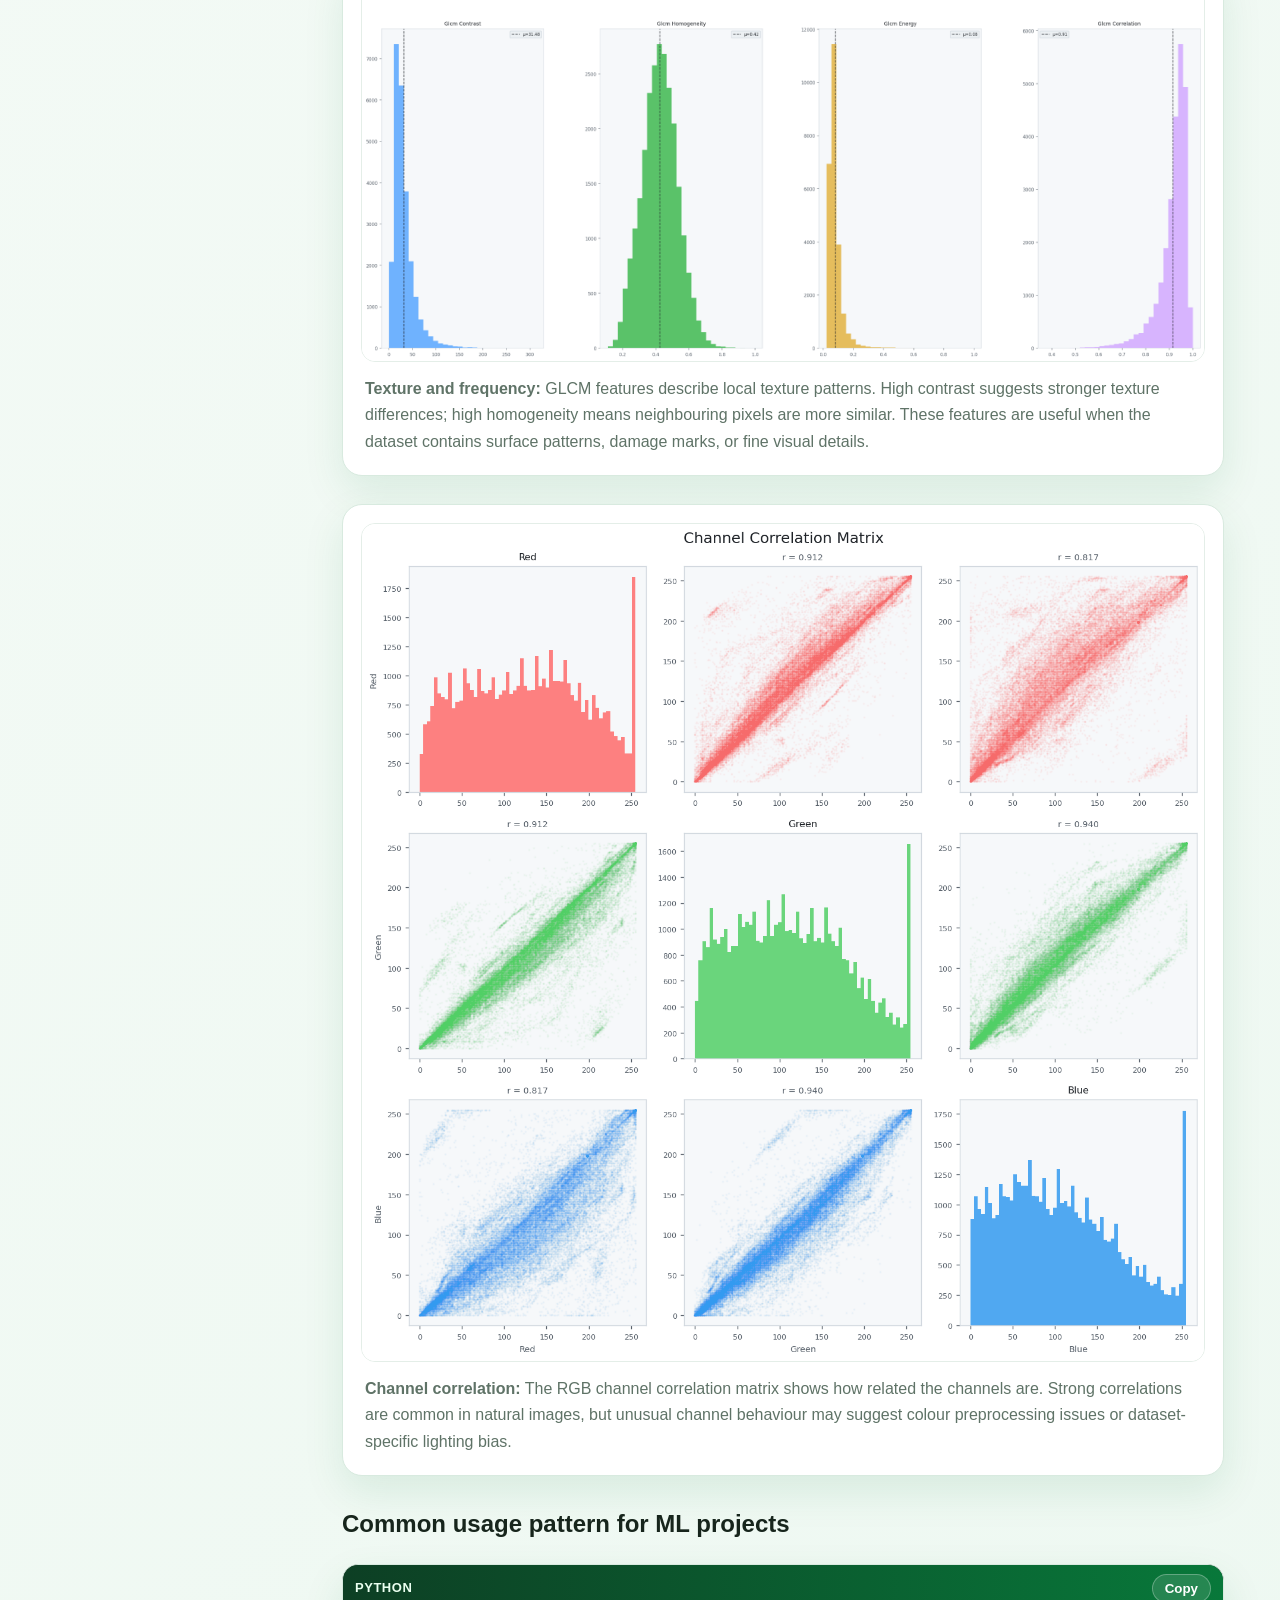
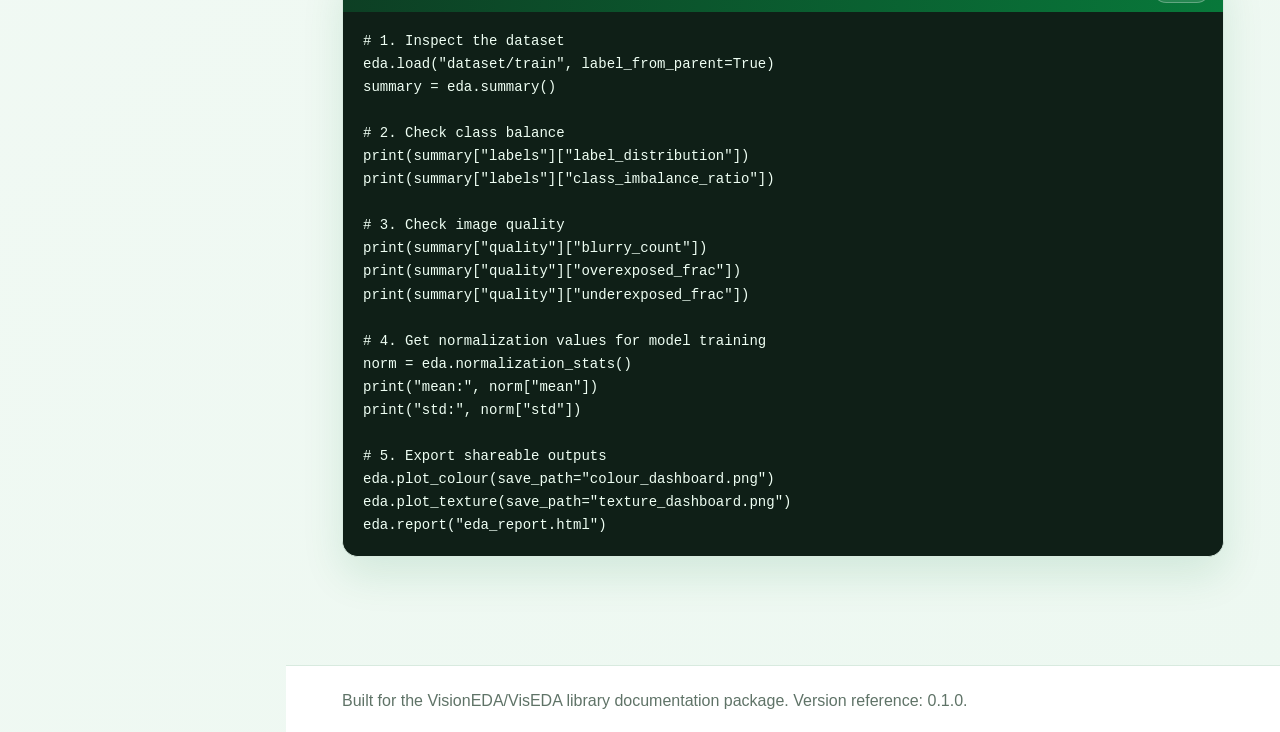
<file: image-eda.html>
<!doctype html><html lang="en"><head><meta charset="utf-8"><meta name="viewport" content="width=device-width, initial-scale=1"><title>ImageEDA · VisEDA Docs</title><link rel="stylesheet" href="styles.css"></head><body><div class="layout"><aside class="sidebar"><div class="brand"><div class="logo"></div><div><h1>VisEDA</h1><p>Visual Exploratory Data Analysis</p></div></div><nav class="nav"><a href="index.html">Overview</a><a href="installation.html">Installation</a><a href="quickstart.html">Quickstart</a><a class="active" href="image-eda.html">ImageEDA</a><a href="hyperspectral.html">Hyperspectral</a><a href="pointcloud.html">Point Cloud</a><a href="api.html">API Reference</a><a href="examples.html">Examples</a><a href="gallery.html">Gallery</a><a href="testing.html">Testing File</a><a href="roadmap.html">Roadmap</a></nav></aside><main class="main"><div class="topbar"><strong>VisEDA Documentation</strong></div>
<section class="hero"><h2>ImageEDA</h2><p>The complete image dataset analysis module. This page explains how to use every important function, what each output means, and how to interpret the dashboards produced from a cat and dog dataset.</p><div class="badges"><span class="badge">Image inventory</span><span class="badge">Dataset quality</span><span class="badge">Colour analysis</span><span class="badge">Texture & frequency</span><span class="badge">Duplicate detection</span></div></section>
<section class="content">
  <div class="callout">Use <code>ImageEDA</code> when you want to understand an image dataset before model training: file validity, image sizes, label balance, brightness, sharpness, colour distribution, texture, duplicate images, and normalization statistics.</div>

  <h2>Recommended workflow</h2>
  <pre><code class="language-python">from pathlib import Path
from viseda import ImageEDA

output_dir = Path("image_eda_outputs")
output_dir.mkdir(exist_ok=True)

eda = ImageEDA(
    verbose=True,
    n_colors=8,
    phash_threshold=10,
    blur_threshold=50.0,
    compute_glcm=True,
    compute_freq=True,
)

eda.load("C:/Users/Ike/Desktop/testvis/", label_from_parent=True)
summary = eda.summary()

print(summary["inventory"])
print(summary["quality"]["brightness"])
print(summary["labels"])

eda.plot_colour(save_path=str(output_dir / "colour_dashboard.png"))
eda.plot_texture(save_path=str(output_dir / "texture_dashboard.png"))
eda.plot_samples(n=25, cols=5, save_path=str(output_dir / "samples.png"))
eda.report(str(output_dir / "image_eda_report.html"))</code></pre>

  <h2>Constructor: <code>ImageEDA(...)</code></h2>
  <table><tr><th>Parameter</th><th>Meaning</th><th>Practical guidance</th></tr>
  <tr><td><code>verbose</code></td><td>Prints loading and processing progress.</td><td>Set to <code>True</code> while testing; use <code>False</code> in automated scripts.</td></tr>
  <tr><td><code>max_images</code></td><td>Limits how many images are analysed.</td><td>Useful for quick previews on very large datasets.</td></tr>
  <tr><td><code>n_colors</code></td><td>Number of clusters used for dominant colour extraction.</td><td>Use 5–10 for normal datasets; higher values give more detailed palettes.</td></tr>
  <tr><td><code>phash_threshold</code></td><td>Hamming-distance threshold for near-duplicate grouping.</td><td>Lower values are stricter; higher values catch more visually similar images.</td></tr>
  <tr><td><code>blur_threshold</code></td><td>Sharpness threshold used to flag blurry images.</td><td>Increase it if you want stricter blur detection.</td></tr>
  <tr><td><code>compute_glcm</code></td><td>Enables GLCM texture features.</td><td>Keep enabled for surface/texture-heavy datasets; disable for faster runs.</td></tr>
  <tr><td><code>compute_freq</code></td><td>Enables FFT frequency analysis.</td><td>Useful for noise, detail, and image-frequency inspection.</td></tr></table>

  <h2>Loading functions</h2>
  <div class="grid cards"><div class="card"><h3><code>load()</code></h3><p>Loads images from a folder, one file, or a list of file paths. It supports common formats including JPG, PNG, BMP, TIFF, WEBP, and GIF. When <code>label_from_parent=True</code>, labels are taken from folder names such as <code>dataset/Cat/img001.jpg</code> and <code>dataset/Dog/img002.jpg</code>.</p></div><div class="card"><h3><code>load_arrays()</code></h3><p>Loads images that already exist as NumPy arrays. This is useful when images are generated, augmented, or loaded from another data pipeline instead of from disk.</p></div></div>
  <pre><code class="language-python"># Folder-based loading
eda.load("C:/Users/Ike/Desktop/testvis/", label_from_parent=True, recursive=True)

# Array-based loading
import numpy as np
arrays = [np.random.randint(0, 255, (256, 256, 3), dtype=np.uint8) for _ in range(10)]
labels = ["no damage", "minor", "moderate", "heavy", "no damage", "minor", "moderate", "heavy", "no damage", "minor"]
eda.load_arrays(arrays, labels=labels)</code></pre>

  <h2>Analysis functions</h2>
  <table><tr><th>Function</th><th>What it does</th><th>How users should interpret it</th></tr>
  <tr><td><code>summary()</code></td><td>Returns a nested dictionary containing all computed dataset statistics.</td><td>This is the main programmatic output. Use it in notebooks, logs, reports, or automated data-quality checks.</td></tr>
  <tr><td><code>normalization_stats()</code></td><td>Returns per-channel RGB mean and standard deviation in the [0, 1] range.</td><td>Use these values in PyTorch/TensorFlow normalization so model inputs match the dataset distribution.</td></tr>
  <tr><td><code>report(output_path)</code></td><td>Creates a self-contained HTML report from the summary.</td><td>Use this when sharing EDA results with supervisors, collaborators, or project teams.</td></tr></table>
  <pre><code class="language-python">summary = eda.summary()
print(summary["inventory"]["total"])
print(summary["spatial"]["height"])
print(summary["quality"]["sharpness"])

stats = eda.normalization_stats()
print(stats)
# Example use in torchvision:
# transforms.Normalize(mean=stats["mean"], std=stats["std"])</code></pre>

  <h2>Summary dictionary explained</h2>
  <table><tr><th>Section</th><th>Meaning</th><th>Why it matters</th></tr>
  <tr><td><code>inventory</code></td><td>Total, valid, and corrupt images; file formats; colour modes; dtype distribution.</td><td>Confirms whether the dataset is readable and whether mixed formats or corrupt files may affect training.</td></tr>
  <tr><td><code>spatial</code></td><td>Height, width, aspect ratio, megapixels, file size, and orientation distribution.</td><td>Shows whether resizing/cropping is needed and whether the dataset has inconsistent resolution.</td></tr>
  <tr><td><code>pixel_stats</code></td><td>RGB means, RGB standard deviations, and per-image mean statistics.</td><td>Supports normalization and reveals channel imbalance or unusual image intensity distributions.</td></tr>
  <tr><td><code>quality</code></td><td>Brightness, contrast, sharpness, noise, entropy, exposure, compression, and blur counts.</td><td>Helps identify poor-quality images that may harm model learning.</td></tr>
  <tr><td><code>colour</code></td><td>Saturation, colour temperature, and grayscale-like counts.</td><td>Reveals colour bias, warm/cool dominance, and whether images contain enough colour information.</td></tr>
  <tr><td><code>texture</code></td><td>GLCM contrast, dissimilarity, homogeneity, energy, correlation, and ASM.</td><td>Useful for datasets where texture carries class information, such as cracks, surfaces, medical scans, or fabric.</td></tr>
  <tr><td><code>frequency</code></td><td>Low, mid, and high FFT frequency-band energy.</td><td>Shows whether images are dominated by smooth structures or fine details/noise.</td></tr>
  <tr><td><code>duplicates</code></td><td>Exact duplicate groups and near-duplicate groups.</td><td>Helps prevent data leakage between training, validation, and test sets.</td></tr>
  <tr><td><code>labels</code></td><td>Class distribution and class imbalance ratio.</td><td>Shows whether sampling, weighting, or augmentation may be needed.</td></tr></table>

  <h2>Plotting functions</h2>
  <table><tr><th>Function</th><th>Output</th><th>Meaning</th></tr>
  <tr><td><code>plot()</code></td><td>Full dashboard.</td><td>Combines inventory, spatial, quality, exposure, colour, texture, frequency, and format summaries in one figure.</td></tr>
  <tr><td><code>plot_colour()</code></td><td>Colour dashboard.</td><td>Shows RGB channel means, dominant colours, hue distribution, HSV saturation/value, Lab colour space, and colour temperature.</td></tr>
  <tr><td><code>plot_quality()</code></td><td>Quality dashboard.</td><td>Shows sharpness, noise, JPEG blockiness, blurry image counts, exposure map, and texture radar.</td></tr>
  <tr><td><code>plot_texture()</code></td><td>Texture and frequency dashboard.</td><td>Shows GLCM texture distributions. Useful for checking whether images have consistent surface/detail patterns.</td></tr>
  <tr><td><code>plot_samples()</code></td><td>Random sample grid.</td><td>Quick visual check of what the dataset actually contains.</td></tr>
  <tr><td><code>plot_class_samples()</code></td><td>Samples grouped by class.</td><td>Helps compare visual patterns across classes.</td></tr>
  <tr><td><code>plot_average_image()</code></td><td>Average and standard-deviation image.</td><td>Reveals dataset bias, object centring, background consistency, and spatial variation.</td></tr>
  <tr><td><code>plot_channel_correlation()</code></td><td>RGB pairwise scatter matrix.</td><td>Shows how strongly red, green, and blue channels move together.</td></tr>
  <tr><td><code>plot_duplicates()</code></td><td>Duplicate image viewer.</td><td>Displays exact or near-duplicate groups for review.</td></tr></table>

  <h2>Interpreting the cat and dog dataset outputs</h2>
  <div class="figure"><img src="assets/plot.png" alt="Full ImageEDA dashboard"><p><strong>Full dashboard:</strong> This combines dataset overview, class balance, image size distributions, quality metrics, colour saturation, entropy, texture, frequency energy, colour temperature, and file format distribution. In the cat/dog example, the labels are balanced, which is important because model training will not be biased toward one class.</p></div>
  <div class="figure"><img src="assets/plot_colour.png" alt="Colour analysis dashboard"><p><strong>Colour analysis:</strong> Use this to understand whether your dataset has a strong colour bias. The dominant-colour palette summarizes common pixel colours, while the hue and saturation plots show whether images contain diverse colour information or are concentrated in a narrow colour range.</p></div>
  <div class="figure"><img src="assets/plot_quality.png" alt="Quality analysis dashboard"><p><strong>Quality analysis:</strong> Sharpness and noise indicate whether images are clear enough for training. The blurry detection chart separates images below the configured blur threshold. The exposure map helps detect images that are too dark or too bright.</p></div>
  <div class="figure"><img src="assets/plot_texture.png" alt="Texture and frequency dashboard"><p><strong>Texture and frequency:</strong> GLCM features describe local texture patterns. High contrast suggests stronger texture differences; high homogeneity means neighbouring pixels are more similar. These features are useful when the dataset contains surface patterns, damage marks, or fine visual details.</p></div>
  <div class="figure"><img src="assets/plot_channel_correlation.png" alt="Channel correlation matrix"><p><strong>Channel correlation:</strong> The RGB channel correlation matrix shows how related the channels are. Strong correlations are common in natural images, but unusual channel behaviour may suggest colour preprocessing issues or dataset-specific lighting bias.</p></div>

  <h2>Common usage pattern for ML projects</h2>
  <pre><code class="language-python"># 1. Inspect the dataset
eda.load("dataset/train", label_from_parent=True)
summary = eda.summary()

# 2. Check class balance
print(summary["labels"]["label_distribution"])
print(summary["labels"]["class_imbalance_ratio"])

# 3. Check image quality
print(summary["quality"]["blurry_count"])
print(summary["quality"]["overexposed_frac"])
print(summary["quality"]["underexposed_frac"])

# 4. Get normalization values for model training
norm = eda.normalization_stats()
print("mean:", norm["mean"])
print("std:", norm["std"])

# 5. Export shareable outputs
eda.plot_colour(save_path="colour_dashboard.png")
eda.plot_texture(save_path="texture_dashboard.png")
eda.report("eda_report.html")</code></pre>
</section>
<footer class="footer">Built for the VisionEDA/VisEDA library documentation package. Version reference: 0.1.0.</footer></main></div><script src="script.js"></script></body></html>
</file>
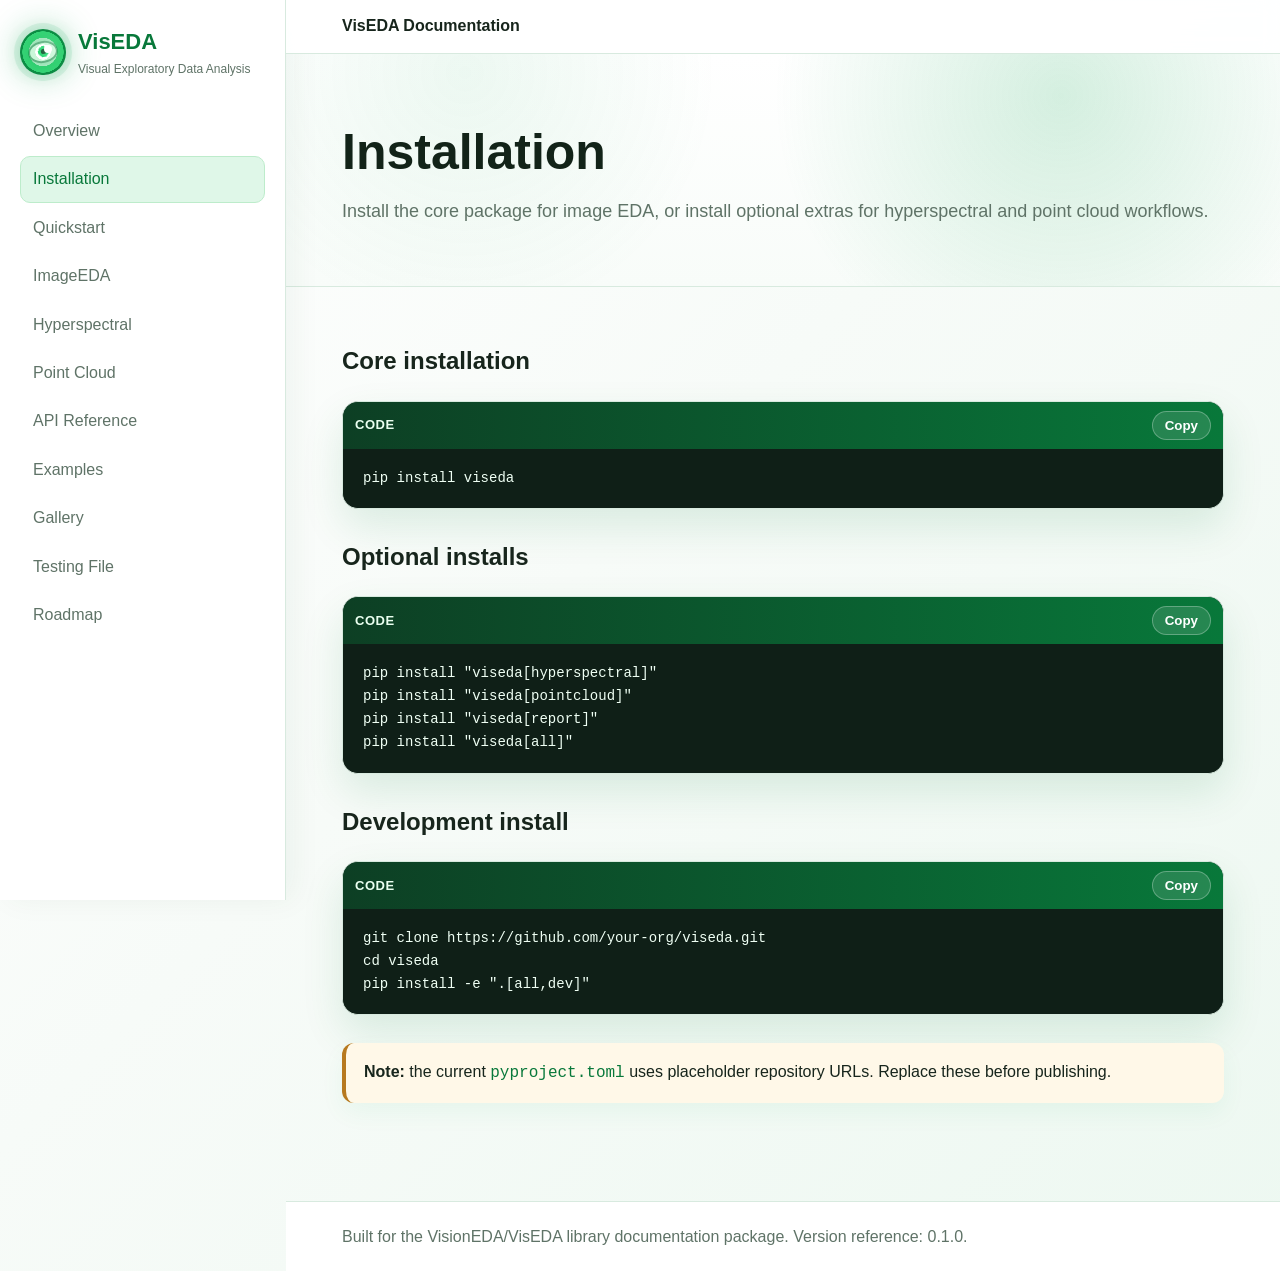
<file: installation.html>
<!doctype html><html lang="en"><head><meta charset="utf-8"><meta name="viewport" content="width=device-width, initial-scale=1"><title>Installation · VisEDA Docs</title><link rel="stylesheet" href="styles.css"></head><body><div class="layout"><aside class="sidebar"><div class="brand"><div class="logo"></div><div><h1>VisEDA</h1><p>Visual Exploratory Data Analysis</p></div></div><nav class="nav"><a class="" href="index.html">Overview</a><a class="active" href="installation.html">Installation</a><a class="" href="quickstart.html">Quickstart</a><a class="" href="image-eda.html">ImageEDA</a><a class="" href="hyperspectral.html">Hyperspectral</a><a class="" href="pointcloud.html">Point Cloud</a><a class="" href="api.html">API Reference</a><a class="" href="examples.html">Examples</a><a class="" href="gallery.html">Gallery</a><a class="" href="testing.html">Testing File</a><a class="" href="roadmap.html">Roadmap</a></nav></aside><main class="main"><div class="topbar"><strong>VisEDA Documentation</strong></div><section class="hero"><h2>Installation</h2><p>Install the core package for image EDA, or install optional extras for hyperspectral and point cloud workflows.</p></section><section class="content"><h2>Core installation</h2><pre><code>pip install viseda</code></pre><h2>Optional installs</h2><pre><code>pip install "viseda[hyperspectral]"
pip install "viseda[pointcloud]"
pip install "viseda[report]"
pip install "viseda[all]"</code></pre><h2>Development install</h2><pre><code>git clone https://github.com/your-org/viseda.git
cd viseda
pip install -e ".[all,dev]"</code></pre><div class="callout warning"><strong>Note:</strong> the current <code>pyproject.toml</code> uses placeholder repository URLs. Replace these before publishing.</div></section><footer class="footer">Built for the VisionEDA/VisEDA library documentation package. Version reference: 0.1.0.</footer></main></div><script src="script.js"></script></body></html>
</file>
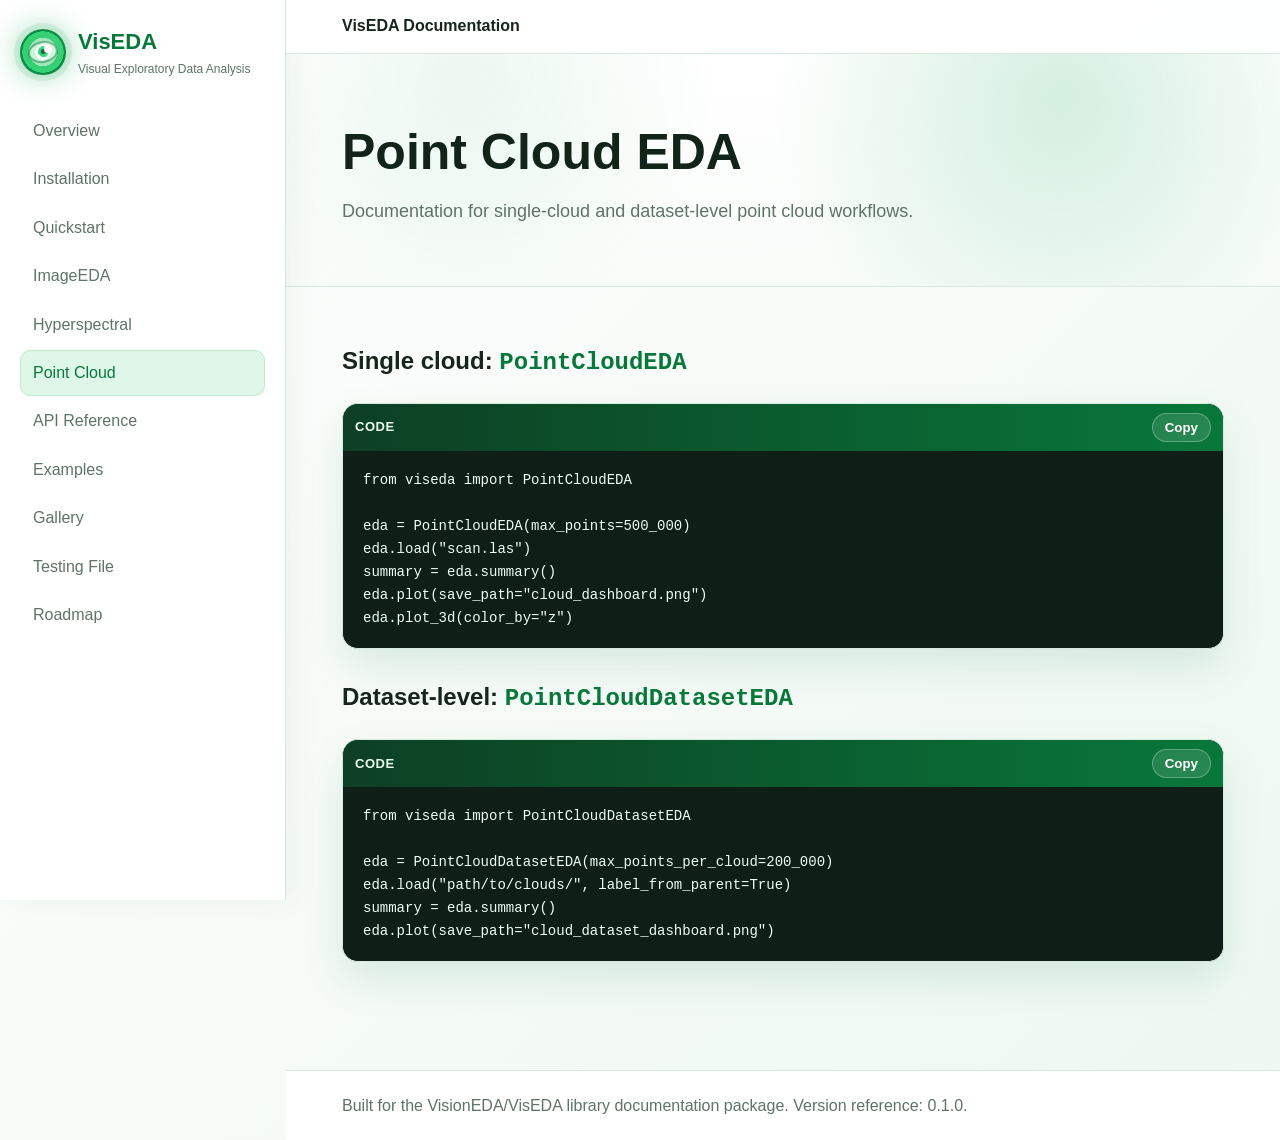
<file: pointcloud.html>
<!doctype html><html lang="en"><head><meta charset="utf-8"><meta name="viewport" content="width=device-width, initial-scale=1"><title>Point Cloud · VisEDA Docs</title><link rel="stylesheet" href="styles.css"></head><body><div class="layout"><aside class="sidebar"><div class="brand"><div class="logo"></div><div><h1>VisEDA</h1><p>Visual Exploratory Data Analysis</p></div></div><nav class="nav"><a class="" href="index.html">Overview</a><a class="" href="installation.html">Installation</a><a class="" href="quickstart.html">Quickstart</a><a class="" href="image-eda.html">ImageEDA</a><a class="" href="hyperspectral.html">Hyperspectral</a><a class="active" href="pointcloud.html">Point Cloud</a><a class="" href="api.html">API Reference</a><a class="" href="examples.html">Examples</a><a class="" href="gallery.html">Gallery</a><a class="" href="testing.html">Testing File</a><a class="" href="roadmap.html">Roadmap</a></nav></aside><main class="main"><div class="topbar"><strong>VisEDA Documentation</strong></div><section class="hero"><h2>Point Cloud EDA</h2><p>Documentation for single-cloud and dataset-level point cloud workflows.</p></section><section class="content"><h2>Single cloud: <code>PointCloudEDA</code></h2><pre><code>from viseda import PointCloudEDA

eda = PointCloudEDA(max_points=500_000)
eda.load("scan.las")
summary = eda.summary()
eda.plot(save_path="cloud_dashboard.png")
eda.plot_3d(color_by="z")</code></pre><h2>Dataset-level: <code>PointCloudDatasetEDA</code></h2><pre><code>from viseda import PointCloudDatasetEDA

eda = PointCloudDatasetEDA(max_points_per_cloud=200_000)
eda.load("path/to/clouds/", label_from_parent=True)
summary = eda.summary()
eda.plot(save_path="cloud_dataset_dashboard.png")</code></pre></section><footer class="footer">Built for the VisionEDA/VisEDA library documentation package. Version reference: 0.1.0.</footer></main></div><script src="script.js"></script></body></html>
</file>
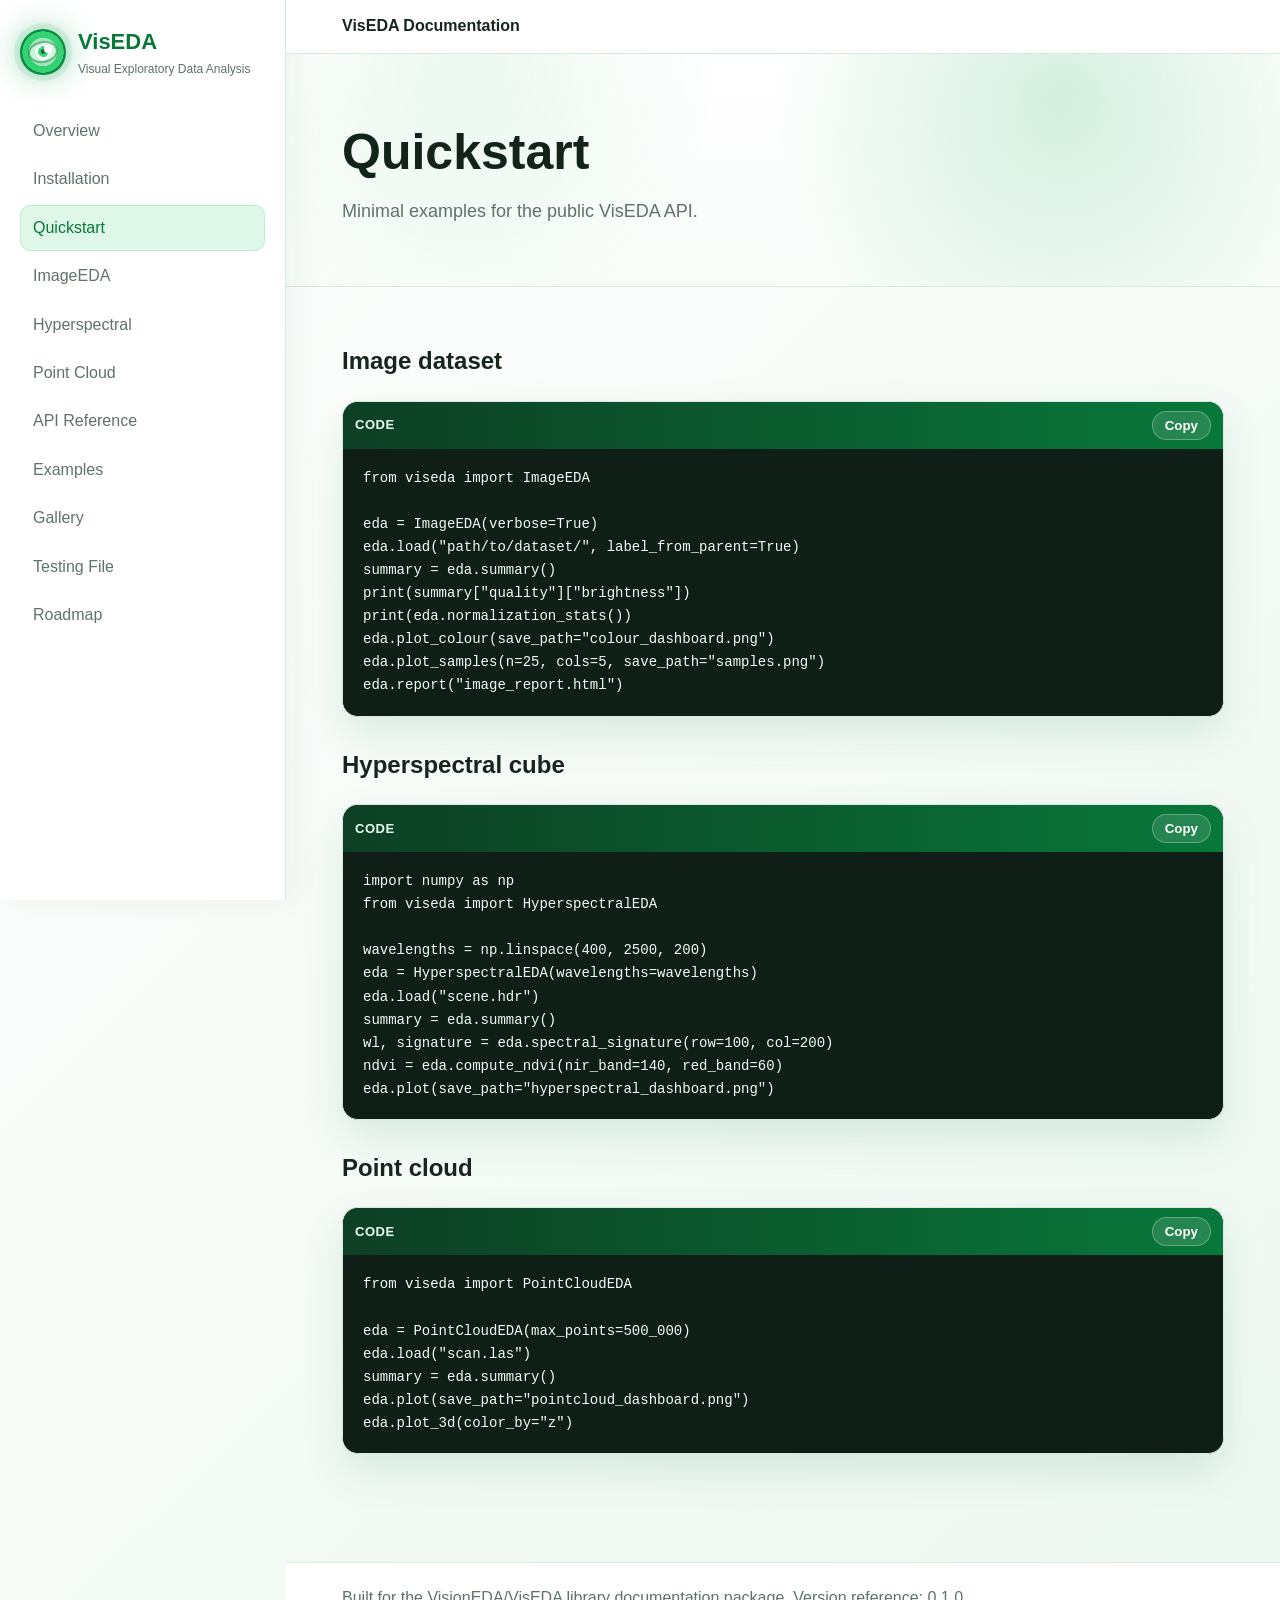
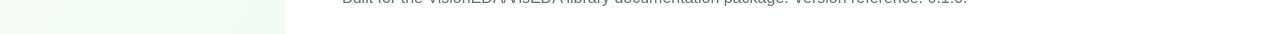
<file: quickstart.html>
<!doctype html><html lang="en"><head><meta charset="utf-8"><meta name="viewport" content="width=device-width, initial-scale=1"><title>Quickstart · VisEDA Docs</title><link rel="stylesheet" href="styles.css"></head><body><div class="layout"><aside class="sidebar"><div class="brand"><div class="logo"></div><div><h1>VisEDA</h1><p>Visual Exploratory Data Analysis</p></div></div><nav class="nav"><a class="" href="index.html">Overview</a><a class="" href="installation.html">Installation</a><a class="active" href="quickstart.html">Quickstart</a><a class="" href="image-eda.html">ImageEDA</a><a class="" href="hyperspectral.html">Hyperspectral</a><a class="" href="pointcloud.html">Point Cloud</a><a class="" href="api.html">API Reference</a><a class="" href="examples.html">Examples</a><a class="" href="gallery.html">Gallery</a><a class="" href="testing.html">Testing File</a><a class="" href="roadmap.html">Roadmap</a></nav></aside><main class="main"><div class="topbar"><strong>VisEDA Documentation</strong></div><section class="hero"><h2>Quickstart</h2><p>Minimal examples for the public VisEDA API.</p></section><section class="content"><h2>Image dataset</h2><pre><code>from viseda import ImageEDA

eda = ImageEDA(verbose=True)
eda.load("path/to/dataset/", label_from_parent=True)
summary = eda.summary()
print(summary["quality"]["brightness"])
print(eda.normalization_stats())
eda.plot_colour(save_path="colour_dashboard.png")
eda.plot_samples(n=25, cols=5, save_path="samples.png")
eda.report("image_report.html")</code></pre><h2>Hyperspectral cube</h2><pre><code>import numpy as np
from viseda import HyperspectralEDA

wavelengths = np.linspace(400, 2500, 200)
eda = HyperspectralEDA(wavelengths=wavelengths)
eda.load("scene.hdr")
summary = eda.summary()
wl, signature = eda.spectral_signature(row=100, col=200)
ndvi = eda.compute_ndvi(nir_band=140, red_band=60)
eda.plot(save_path="hyperspectral_dashboard.png")</code></pre><h2>Point cloud</h2><pre><code>from viseda import PointCloudEDA

eda = PointCloudEDA(max_points=500_000)
eda.load("scan.las")
summary = eda.summary()
eda.plot(save_path="pointcloud_dashboard.png")
eda.plot_3d(color_by="z")</code></pre></section><footer class="footer">Built for the VisionEDA/VisEDA library documentation package. Version reference: 0.1.0.</footer></main></div><script src="script.js"></script></body></html>
</file>
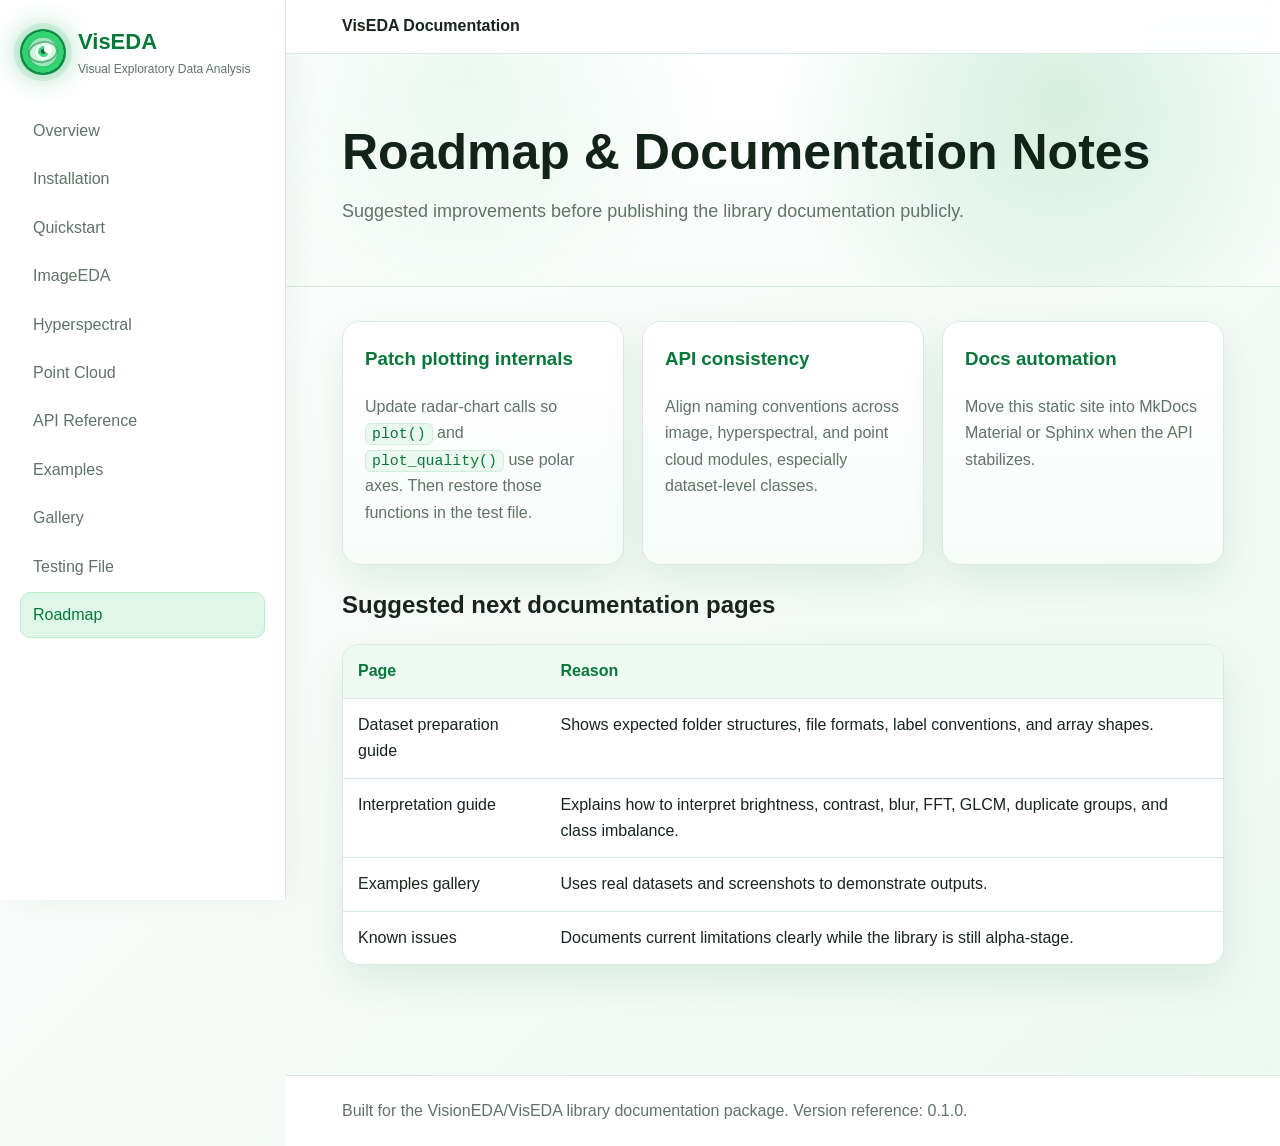
<file: roadmap.html>
<!doctype html><html lang="en"><head><meta charset="utf-8"><meta name="viewport" content="width=device-width, initial-scale=1"><title>Roadmap · VisEDA Docs</title><link rel="stylesheet" href="styles.css"></head><body><div class="layout"><aside class="sidebar"><div class="brand"><div class="logo"></div><div><h1>VisEDA</h1><p>Visual Exploratory Data Analysis</p></div></div><nav class="nav"><a class="" href="index.html">Overview</a><a class="" href="installation.html">Installation</a><a class="" href="quickstart.html">Quickstart</a><a class="" href="image-eda.html">ImageEDA</a><a class="" href="hyperspectral.html">Hyperspectral</a><a class="" href="pointcloud.html">Point Cloud</a><a class="" href="api.html">API Reference</a><a class="" href="examples.html">Examples</a><a class="" href="gallery.html">Gallery</a><a class="" href="testing.html">Testing File</a><a class="active" href="roadmap.html">Roadmap</a></nav></aside><main class="main"><div class="topbar"><strong>VisEDA Documentation</strong></div><section class="hero"><h2>Roadmap & Documentation Notes</h2><p>Suggested improvements before publishing the library documentation publicly.</p></section><section class="content"><div class="grid cards"><div class="card"><h3>Patch plotting internals</h3><p class="muted">Update radar-chart calls so <code>plot()</code> and <code>plot_quality()</code> use polar axes. Then restore those functions in the test file.</p></div><div class="card"><h3>API consistency</h3><p class="muted">Align naming conventions across image, hyperspectral, and point cloud modules, especially dataset-level classes.</p></div><div class="card"><h3>Docs automation</h3><p class="muted">Move this static site into MkDocs Material or Sphinx when the API stabilizes.</p></div></div><h2>Suggested next documentation pages</h2><table><tr><th>Page</th><th>Reason</th></tr><tr><td>Dataset preparation guide</td><td>Shows expected folder structures, file formats, label conventions, and array shapes.</td></tr><tr><td>Interpretation guide</td><td>Explains how to interpret brightness, contrast, blur, FFT, GLCM, duplicate groups, and class imbalance.</td></tr><tr><td>Examples gallery</td><td>Uses real datasets and screenshots to demonstrate outputs.</td></tr><tr><td>Known issues</td><td>Documents current limitations clearly while the library is still alpha-stage.</td></tr></table></section><footer class="footer">Built for the VisionEDA/VisEDA library documentation package. Version reference: 0.1.0.</footer></main></div><script src="script.js"></script></body></html>
</file>
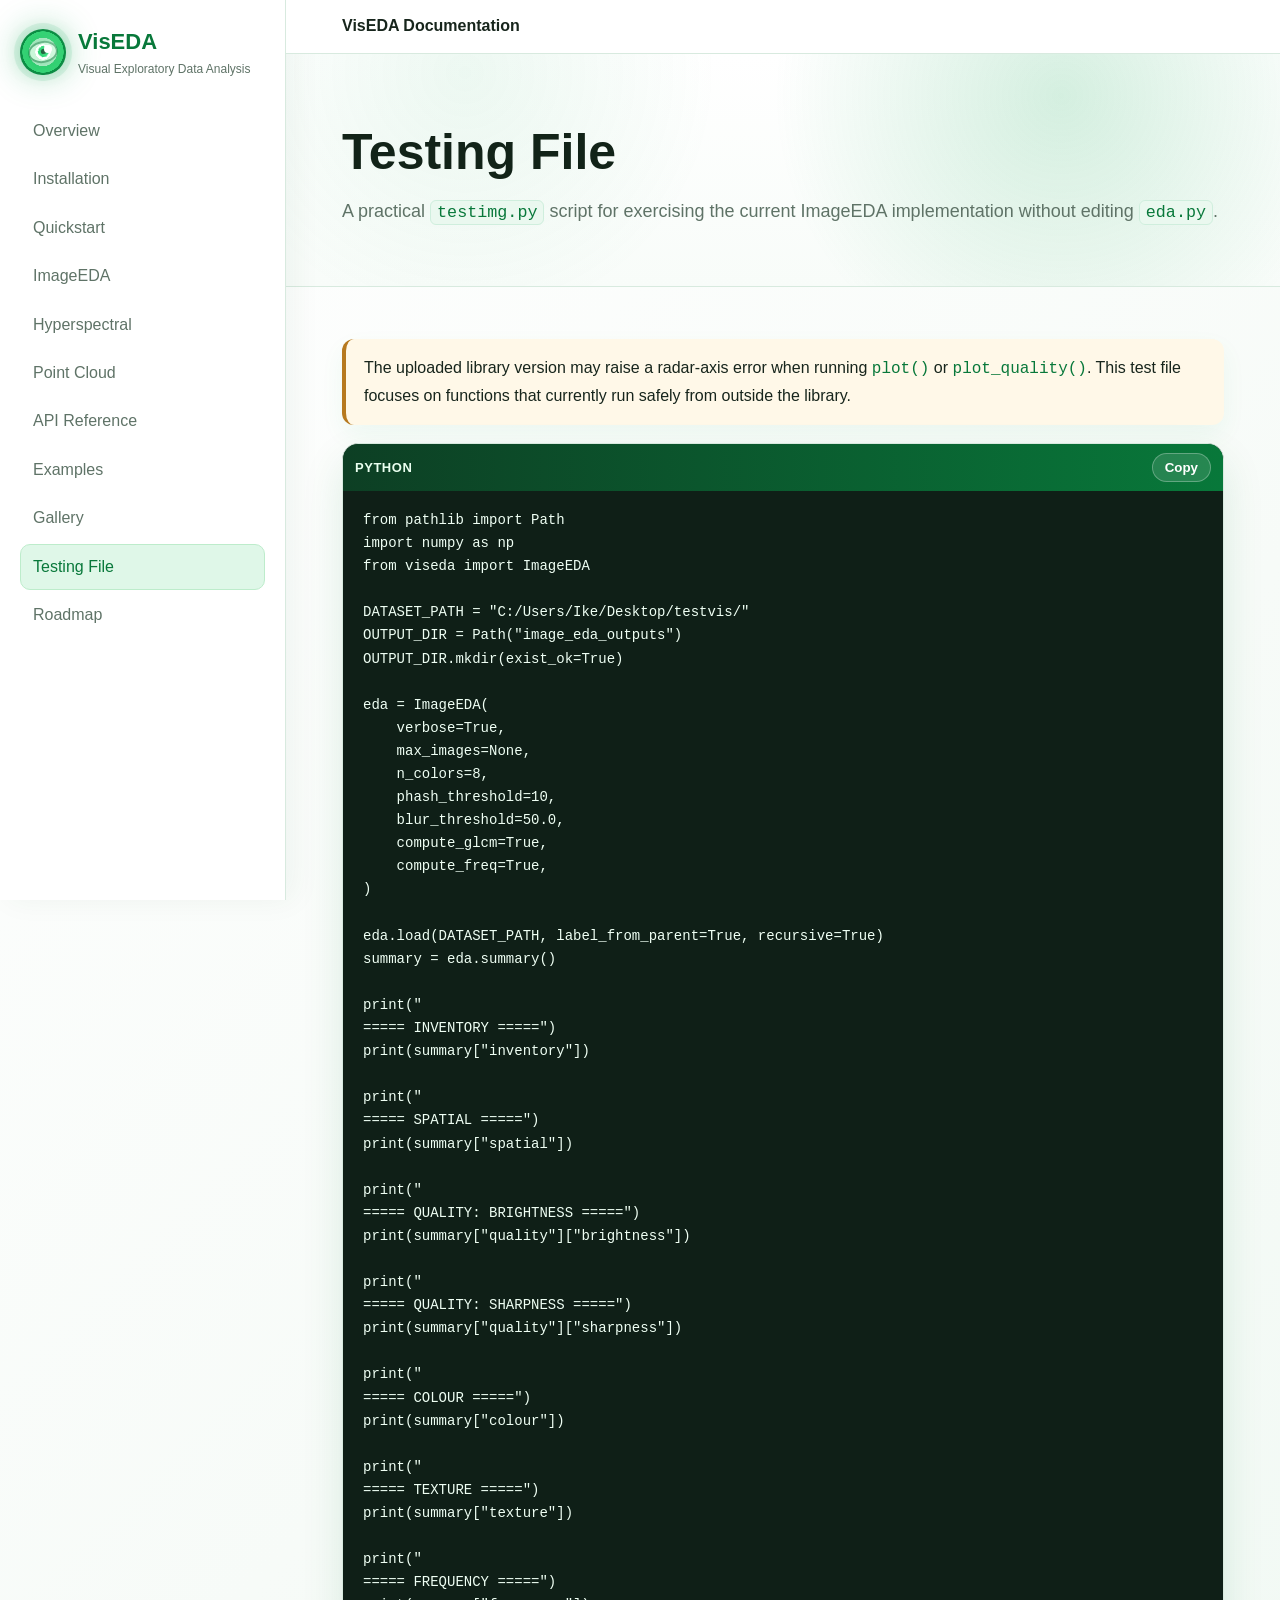
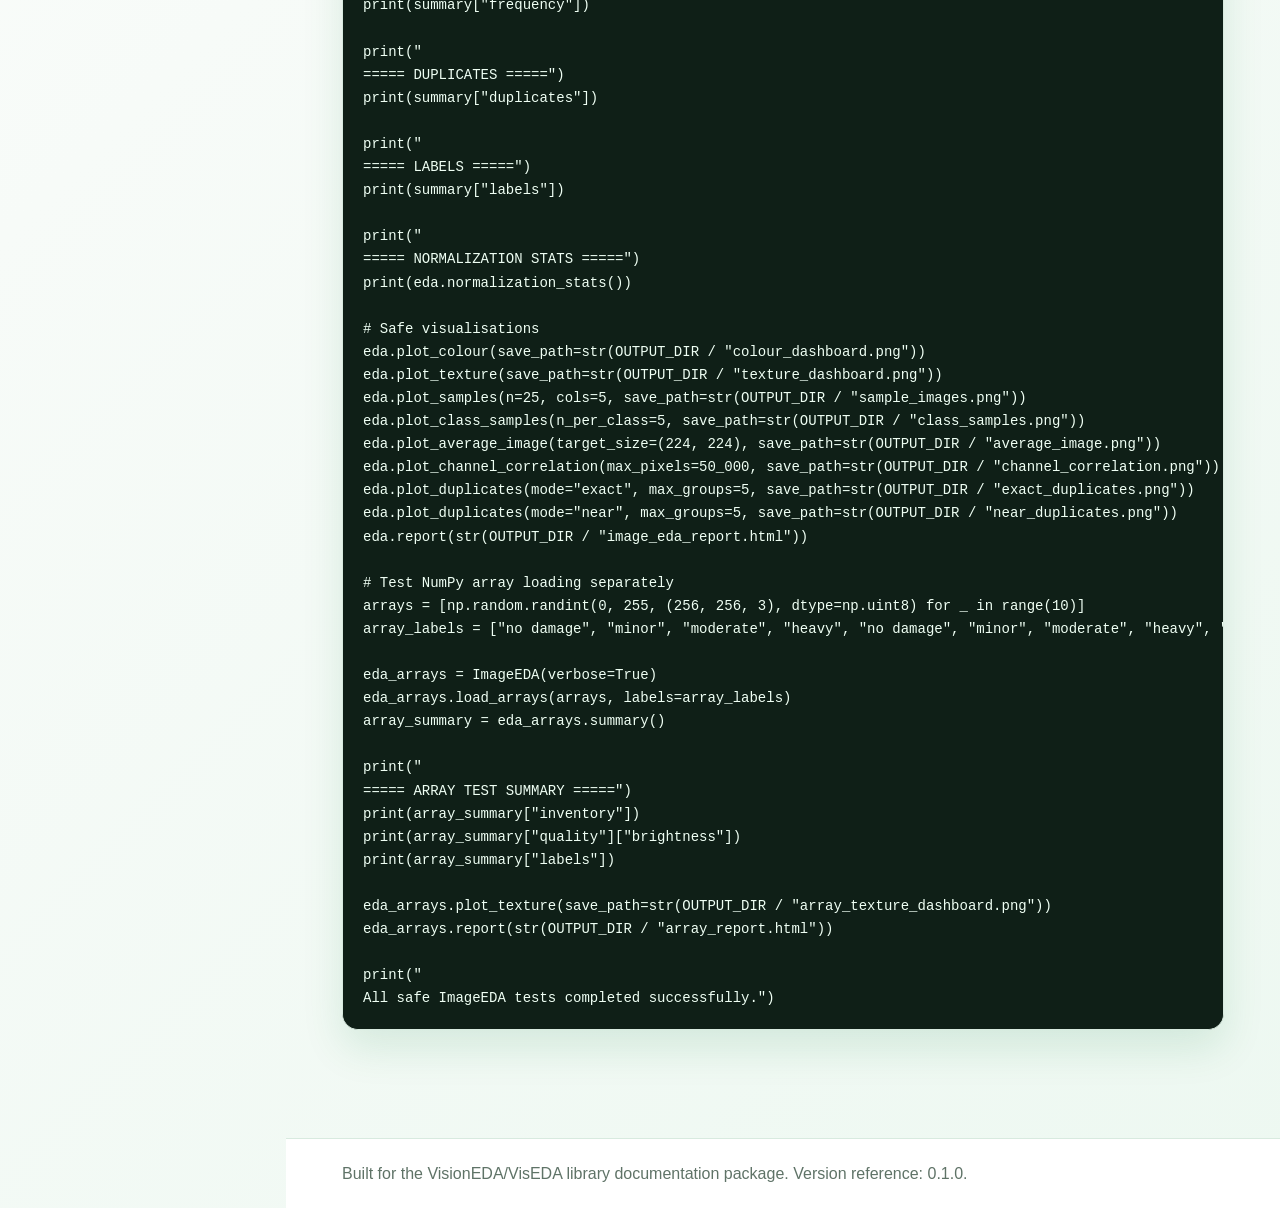
<file: testing.html>
<!doctype html><html lang="en"><head><meta charset="utf-8"><meta name="viewport" content="width=device-width, initial-scale=1"><title>Testing File · VisEDA Docs</title><link rel="stylesheet" href="styles.css"></head><body><div class="layout"><aside class="sidebar"><div class="brand"><div class="logo"></div><div><h1>VisEDA</h1><p>Visual Exploratory Data Analysis</p></div></div><nav class="nav"><a href="index.html">Overview</a><a href="installation.html">Installation</a><a href="quickstart.html">Quickstart</a><a href="image-eda.html">ImageEDA</a><a href="hyperspectral.html">Hyperspectral</a><a href="pointcloud.html">Point Cloud</a><a href="api.html">API Reference</a><a href="examples.html">Examples</a><a href="gallery.html">Gallery</a><a class="active" href="testing.html">Testing File</a><a href="roadmap.html">Roadmap</a></nav></aside><main class="main"><div class="topbar"><strong>VisEDA Documentation</strong></div>
<section class="hero"><h2>Testing File</h2><p>A practical <code>testimg.py</code> script for exercising the current ImageEDA implementation without editing <code>eda.py</code>.</p></section>
<section class="content"><div class="callout warning">The uploaded library version may raise a radar-axis error when running <code>plot()</code> or <code>plot_quality()</code>. This test file focuses on functions that currently run safely from outside the library.</div>
<pre><code class="language-python">from pathlib import Path
import numpy as np
from viseda import ImageEDA

DATASET_PATH = "C:/Users/Ike/Desktop/testvis/"
OUTPUT_DIR = Path("image_eda_outputs")
OUTPUT_DIR.mkdir(exist_ok=True)

eda = ImageEDA(
    verbose=True,
    max_images=None,
    n_colors=8,
    phash_threshold=10,
    blur_threshold=50.0,
    compute_glcm=True,
    compute_freq=True,
)

eda.load(DATASET_PATH, label_from_parent=True, recursive=True)
summary = eda.summary()

print("
===== INVENTORY =====")
print(summary["inventory"])

print("
===== SPATIAL =====")
print(summary["spatial"])

print("
===== QUALITY: BRIGHTNESS =====")
print(summary["quality"]["brightness"])

print("
===== QUALITY: SHARPNESS =====")
print(summary["quality"]["sharpness"])

print("
===== COLOUR =====")
print(summary["colour"])

print("
===== TEXTURE =====")
print(summary["texture"])

print("
===== FREQUENCY =====")
print(summary["frequency"])

print("
===== DUPLICATES =====")
print(summary["duplicates"])

print("
===== LABELS =====")
print(summary["labels"])

print("
===== NORMALIZATION STATS =====")
print(eda.normalization_stats())

# Safe visualisations
eda.plot_colour(save_path=str(OUTPUT_DIR / "colour_dashboard.png"))
eda.plot_texture(save_path=str(OUTPUT_DIR / "texture_dashboard.png"))
eda.plot_samples(n=25, cols=5, save_path=str(OUTPUT_DIR / "sample_images.png"))
eda.plot_class_samples(n_per_class=5, save_path=str(OUTPUT_DIR / "class_samples.png"))
eda.plot_average_image(target_size=(224, 224), save_path=str(OUTPUT_DIR / "average_image.png"))
eda.plot_channel_correlation(max_pixels=50_000, save_path=str(OUTPUT_DIR / "channel_correlation.png"))
eda.plot_duplicates(mode="exact", max_groups=5, save_path=str(OUTPUT_DIR / "exact_duplicates.png"))
eda.plot_duplicates(mode="near", max_groups=5, save_path=str(OUTPUT_DIR / "near_duplicates.png"))
eda.report(str(OUTPUT_DIR / "image_eda_report.html"))

# Test NumPy array loading separately
arrays = [np.random.randint(0, 255, (256, 256, 3), dtype=np.uint8) for _ in range(10)]
array_labels = ["no damage", "minor", "moderate", "heavy", "no damage", "minor", "moderate", "heavy", "no damage", "minor"]

eda_arrays = ImageEDA(verbose=True)
eda_arrays.load_arrays(arrays, labels=array_labels)
array_summary = eda_arrays.summary()

print("
===== ARRAY TEST SUMMARY =====")
print(array_summary["inventory"])
print(array_summary["quality"]["brightness"])
print(array_summary["labels"])

eda_arrays.plot_texture(save_path=str(OUTPUT_DIR / "array_texture_dashboard.png"))
eda_arrays.report(str(OUTPUT_DIR / "array_report.html"))

print("
All safe ImageEDA tests completed successfully.")</code></pre>
</section>
<footer class="footer">Built for the VisionEDA/VisEDA library documentation package. Version reference: 0.1.0.</footer></main></div><script src="script.js"></script></body></html>
</file>
<file: styles.css>
:root{
  --bg:#ffffff;
  --bg-soft:#f7fbf8;
  --panel:#ffffff;
  --panel2:#f1f8f3;
  --text:#17251c;
  --muted:#5f7367;
  --brand:#18a957;
  --brand-dark:#08783a;
  --brand-soft:#dff7e8;
  --line:#d8eadf;
  --code:#f4fbf6;
  --warn:#b7791f;
  --shadow:0 16px 40px rgba(8,120,58,.10);
}
*{box-sizing:border-box}
html{scroll-behavior:smooth}
body{
  margin:0;
  font-family:Inter,Segoe UI,Arial,sans-serif;
  background:linear-gradient(135deg,#ffffff 0%,#f7fbf8 45%,#edf8f1 100%);
  color:var(--text);
  line-height:1.65;
}
.layout{display:flex;min-height:100vh}
.sidebar{
  width:286px;
  position:fixed;
  inset:0 auto 0 0;
  background:rgba(255,255,255,.96);
  border-right:1px solid var(--line);
  padding:24px 20px;
  overflow:auto;
  box-shadow:8px 0 28px rgba(18,86,48,.05);
}
.brand{display:flex;gap:12px;align-items:center;margin-bottom:28px}
.logo{
  width:46px;
  height:46px;
  border-radius:50% 50% 48% 48%;
  position:relative;
  background:radial-gradient(circle at 50% 50%,#ffffff 0 23%,#c9f7d9 24% 43%,#38d878 44% 63%,#0c8b43 64% 100%);
  box-shadow:0 0 0 6px rgba(24,169,87,.10),0 0 34px rgba(24,169,87,.42);
}
.logo::before{
  content:"";
  position:absolute;
  inset:12px 8px;
  border-radius:50%;
  border:2px solid rgba(8,120,58,.55);
  transform:rotate(-10deg);
  background:radial-gradient(circle at 52% 48%,#064d26 0 16%,#20d66d 17% 32%,transparent 33%);
  box-shadow:0 0 20px rgba(24,169,87,.70);
}
.logo::after{
  content:"";
  position:absolute;
  width:8px;
  height:8px;
  border-radius:999px;
  background:#ffffff;
  top:16px;
  left:24px;
  box-shadow:0 0 12px rgba(255,255,255,.9);
}
.brand h1{font-size:22px;margin:0;color:var(--brand-dark)}
.brand p{margin:0;color:var(--muted);font-size:12px}
.nav a{
  display:block;
  padding:9px 12px;
  border-radius:10px;
  color:var(--muted);
  text-decoration:none;
  margin:2px 0;
  border:1px solid transparent;
}
.nav a:hover,.nav a.active{
  background:var(--brand-soft);
  color:var(--brand-dark);
  border-color:#bdeccb;
}
.main{margin-left:286px;width:calc(100% - 286px)}
.hero{
  padding:72px 56px 42px;
  border-bottom:1px solid var(--line);
  background:
    radial-gradient(circle at 78% 18%,rgba(24,169,87,.18),transparent 36%),
    radial-gradient(circle at 18% 8%,rgba(24,169,87,.08),transparent 30%),
    linear-gradient(180deg,#ffffff,#f8fcf9);
}
.hero h2{font-size:50px;line-height:1.05;margin:0 0 16px;color:#122318}
.hero p{font-size:18px;max-width:880px;color:var(--muted)}
.badges{display:flex;gap:10px;flex-wrap:wrap;margin:22px 0}
.badge{
  border:1px solid #bdeccb;
  background:#eefaf2;
  border-radius:999px;
  padding:7px 12px;
  color:var(--brand-dark);
  font-size:13px;
  font-weight:600;
}
.content{padding:34px 56px 80px;max-width:1220px}
.section{margin:42px 0}
.grid{display:grid;gap:18px}
.grid.cards{grid-template-columns:repeat(auto-fit,minmax(240px,1fr))}
.card{
  background:linear-gradient(180deg,#ffffff,#f8fcf9);
  border:1px solid var(--line);
  border-radius:18px;
  padding:22px;
  box-shadow:var(--shadow);
}
.card h3{margin-top:0;color:var(--brand-dark)}
.muted{color:var(--muted)}
.callout{
  border-left:4px solid var(--brand);
  background:#edf9f1;
  padding:16px 18px;
  border-radius:12px;
  margin:18px 0;
  box-shadow:0 10px 24px rgba(24,169,87,.06);
}
.warning{border-left-color:var(--warn);background:#fff8e8}
pre{
  background:var(--code);
  border:1px solid var(--line);
  border-radius:14px;
  padding:18px;
  overflow:auto;
}
code{font-family:JetBrains Mono,Consolas,monospace;color:#08783a}
.gallery{display:grid;grid-template-columns:repeat(auto-fit,minmax(260px,1fr));gap:18px}
.gallery figure{
  margin:0;
  background:#ffffff;
  border:1px solid var(--line);
  border-radius:16px;
  overflow:hidden;
  box-shadow:var(--shadow);
}
.gallery img{display:block;width:100%;height:190px;object-fit:cover;background:#f4fbf6}
.gallery figcaption{padding:12px 14px;color:var(--muted);font-size:14px}
table{
  width:100%;
  border-collapse:collapse;
  background:#ffffff;
  border:1px solid var(--line);
  border-radius:14px;
  overflow:hidden;
  box-shadow:var(--shadow);
}
th,td{padding:12px 14px;border-bottom:1px solid var(--line);vertical-align:top}
th{text-align:left;color:var(--brand-dark);background:#edf9f1}
tr:last-child td{border-bottom:0}
.footer{padding:22px 56px;border-top:1px solid var(--line);color:var(--muted);background:#ffffff}
a{color:var(--brand-dark)}
.topbar{display:none}
@media(max-width:850px){
  .sidebar{display:none}
  .main{margin-left:0;width:100%}
  .hero,.content,.footer{padding-left:24px;padding-right:24px}
  .hero h2{font-size:36px}
  .topbar{display:block;padding:12px 20px;background:#ffffff;border-bottom:1px solid var(--line);color:var(--brand-dark)}
}


/* Code rendering with copy button */
.code-card{border:1px solid var(--line);border-radius:16px;overflow:hidden;background:#0f1f17;box-shadow:0 18px 42px rgba(8,120,58,.12);margin:18px 0 28px}
.code-header{display:flex;align-items:center;justify-content:space-between;background:linear-gradient(90deg,#0d3f24,#08783a);color:#eafff0;padding:9px 12px;font-size:13px;font-weight:700;text-transform:uppercase;letter-spacing:.04em}
.copy-btn{border:1px solid rgba(255,255,255,.28);background:rgba(255,255,255,.12);color:#fff;border-radius:999px;padding:6px 12px;cursor:pointer;font-weight:700}
.copy-btn:hover{background:rgba(255,255,255,.22)}
.copy-btn.copied{background:#dff7e8;color:#08783a;border-color:#dff7e8}
.code-card pre{margin:0;border-radius:0;box-shadow:none;border:0;background:#0f1f17;color:#effff4;overflow:auto;padding:18px 20px}
.code-card code{font-family:Consolas,Monaco,'Courier New',monospace;font-size:14px;line-height:1.65;white-space:pre;color:#effff4}
pre{background:#0f1f17;color:#effff4;border:1px solid var(--line);border-radius:16px;padding:18px;overflow:auto}
pre code{color:inherit}
.figure{background:#fff;border:1px solid var(--line);border-radius:20px;box-shadow:var(--shadow);padding:18px;margin:28px 0}
.figure img{display:block;width:100%;height:auto;border-radius:14px;border:1px solid #e4eee8;background:#fff}
.figure p{margin:14px 4px 2px;color:var(--muted)}
.topbar{height:54px;display:flex;align-items:center;justify-content:space-between;padding:0 56px;border-bottom:1px solid var(--line);background:rgba(255,255,255,.9);backdrop-filter:blur(10px);position:sticky;top:0;z-index:5}
table{width:100%;border-collapse:separate;border-spacing:0;margin:18px 0 30px;background:#fff;border:1px solid var(--line);border-radius:16px;overflow:hidden;box-shadow:var(--shadow)}
th,td{padding:13px 15px;border-bottom:1px solid var(--line);vertical-align:top;text-align:left}
th{background:#edf9f1;color:#08783a;font-weight:800}
tr:last-child td{border-bottom:0}
td code, p code, li code, th code{background:#eaf8ef;color:#08783a;border:1px solid #cfeedd;border-radius:6px;padding:2px 6px;font-size:.93em}
@media(max-width:900px){.sidebar{position:static;width:100%;height:auto}.layout{display:block}.main{margin-left:0;width:100%}.content,.hero,.topbar{padding-left:22px;padding-right:22px}.hero h2{font-size:36px}}


/* Homepage PDF download button */
.download-doc-btn{
  display:flex;
  align-items:center;
  justify-content:center;
  gap:8px;
  margin:16px 6px 4px;
  padding:11px 14px;
  border-radius:999px;
  background:linear-gradient(135deg,#18a957,#08783a);
  color:#ffffff;
  border:1px solid #08783a;
  font-weight:800;
  text-decoration:none;
  box-shadow:0 12px 28px rgba(8,120,58,.18);
}
.download-doc-btn::before{
  content:"↓";
  display:inline-flex;
  align-items:center;
  justify-content:center;
  width:20px;
  height:20px;
  border-radius:999px;
  background:rgba(255,255,255,.18);
  font-size:14px;
  line-height:1;
}
.download-doc-btn:hover{
  transform:translateY(-1px);
  box-shadow:0 16px 34px rgba(8,120,58,.24);
  background:linear-gradient(135deg,#1fc766,#08783a);
  color:#ffffff;
}
</file>
